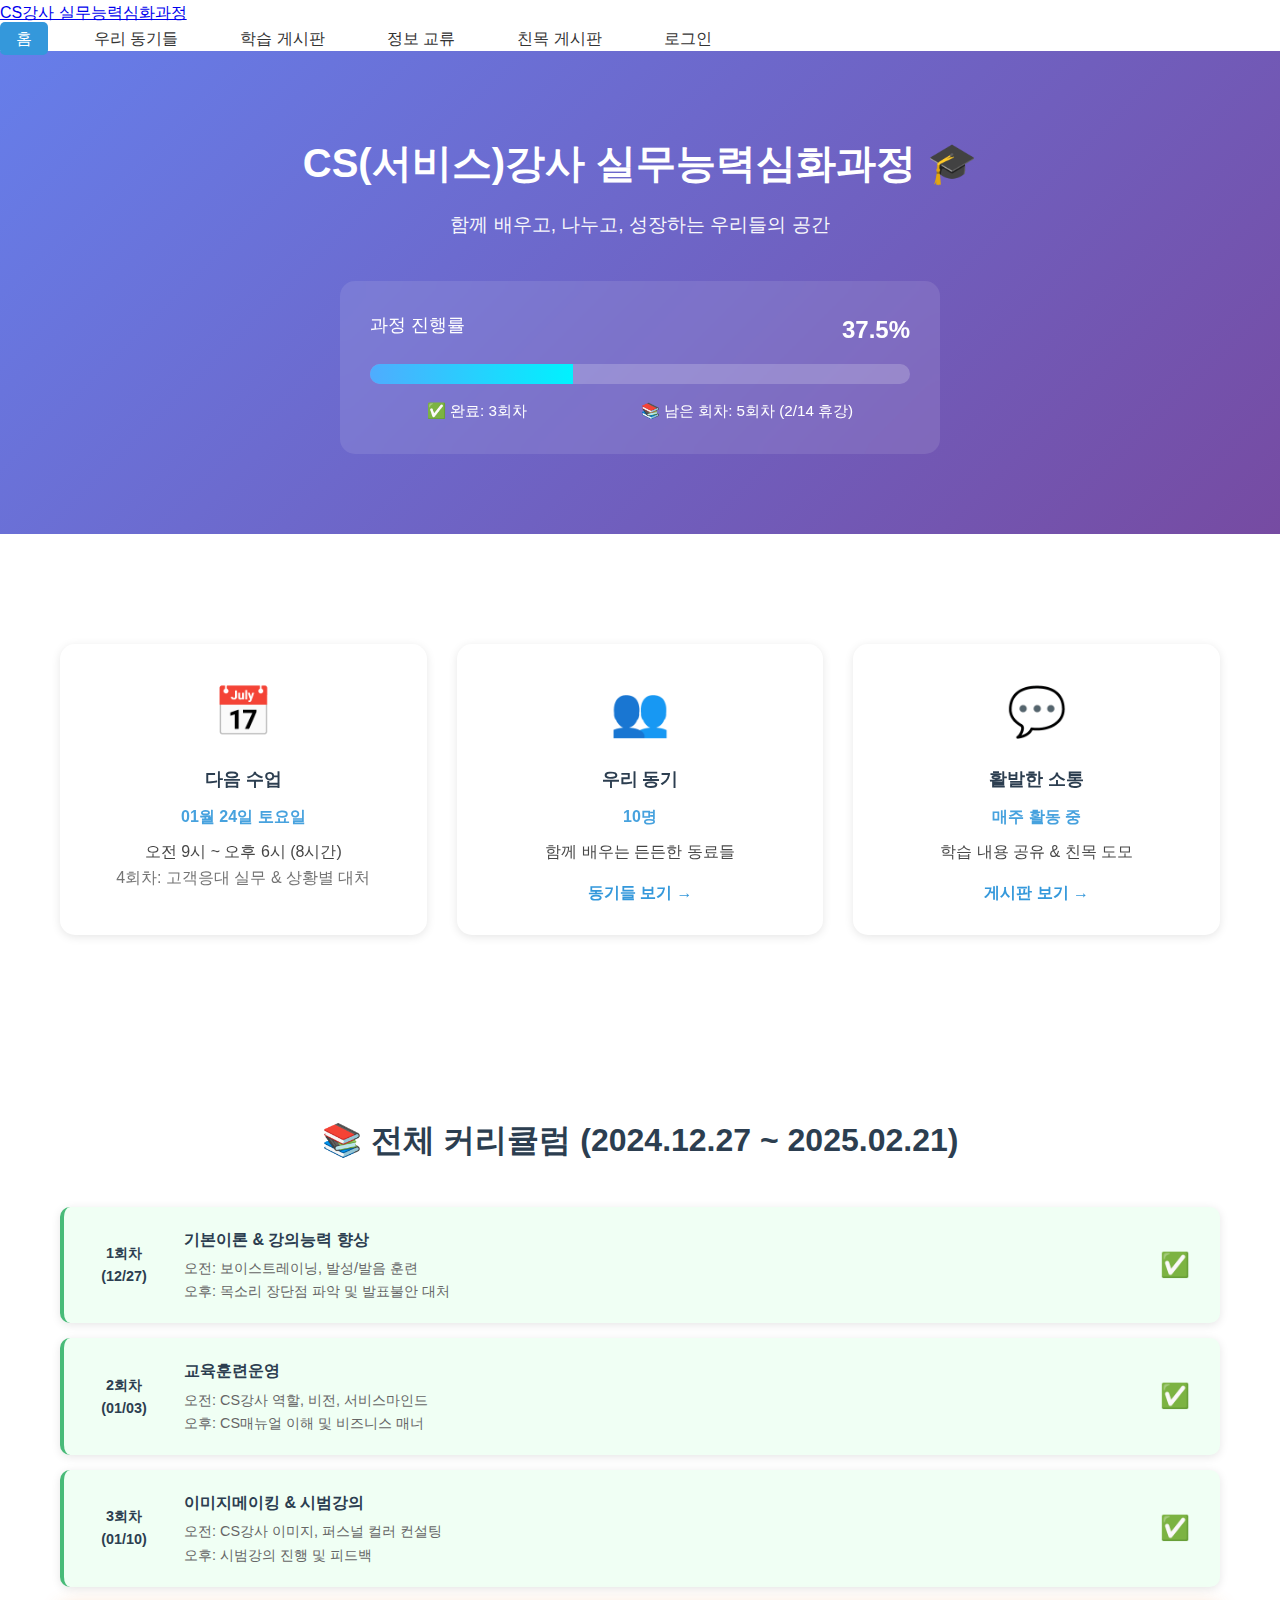
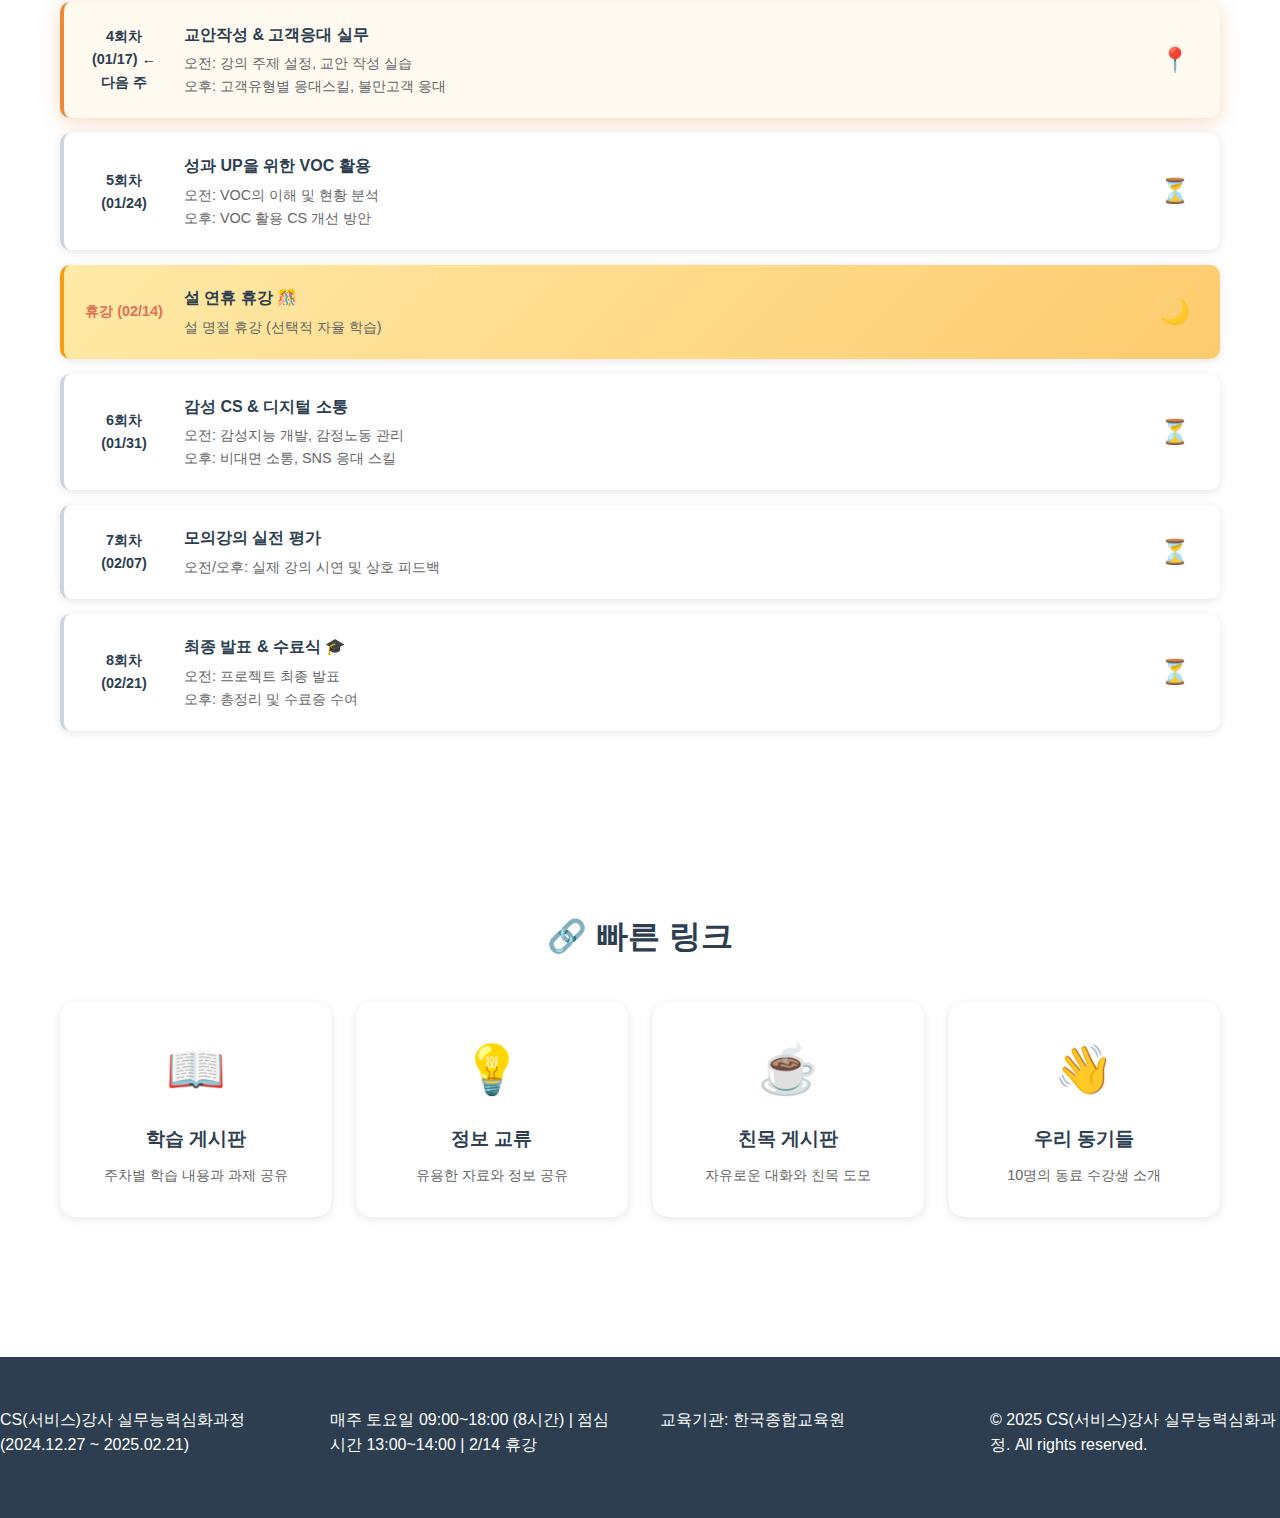
<file: index.html>
<!DOCTYPE html>
<html lang="ko">
<head>
    <meta charset="UTF-8">
    <meta name="viewport" content="width=device-width, initial-scale=1.0">
    <title>CS(서비스)강사 실무능력심화과정 - 우리들의 공간</title>
    <link rel="stylesheet" href="css/style.css">
</head>
<body>
    <nav class="navbar">
        <div class="nav-container">
            <a href="index.html" class="nav-logo">CS강사 실무능력심화과정</a>
            <ul class="nav-menu">
                <li><a href="index.html" class="active">홈</a></li>
                <li><a href="members.html">우리 동기들</a></li>
                <li><a href="board-study.html">학습 게시판</a></li>
                <li><a href="board-info.html">정보 교류</a></li>
                <li><a href="board-free.html">친목 게시판</a></li>
                <li><a href="#" id="authLink">로그인</a></li>
            </ul>
        </div>
    </nav>

    <div class="hero">
        <div class="hero-content">
            <h1>CS(서비스)강사 실무능력심화과정 🎓</h1>
            <p class="hero-subtitle">함께 배우고, 나누고, 성장하는 우리들의 공간</p>
            <div class="course-progress">
                <div class="progress-info">
                    <span class="progress-text">과정 진행률</span>
                    <span class="progress-percentage">37.5%</span>
                </div>
                <div class="progress-bar">
                    <div class="progress-fill" style="width: 37.5%"></div>
                </div>
                <div class="progress-detail">
                    <span>✅ 완료: 3회차</span>
                    <span>📚 남은 회차: 5회차 (2/14 휴강)</span>
                </div>
            </div>
        </div>
    </div>

    <div class="container">
        <section class="info-section">
            <div class="info-card">
                <div class="info-icon">📅</div>
                <h3>다음 수업</h3>
                <p class="info-highlight">01월 24일 토요일</p>
                <p>오전 9시 ~ 오후 6시 (8시간)</p>
                <p class="info-detail">4회차: 고객응대 실무 & 상황별 대처</p>
            </div>

            <div class="info-card">
                <div class="info-icon">👥</div>
                <h3>우리 동기</h3>
                <p class="info-highlight">10명</p>
                <p>함께 배우는 든든한 동료들</p>
                <a href="members.html" class="info-link">동기들 보기 →</a>
            </div>

            <div class="info-card">
                <div class="info-icon">💬</div>
                <h3>활발한 소통</h3>
                <p class="info-highlight">매주 활동 중</p>
                <p>학습 내용 공유 & 친목 도모</p>
                <a href="board-free.html" class="info-link">게시판 보기 →</a>
            </div>
        </section>

        <section class="schedule-section">
            <h2>📚 전체 커리큘럼 (2024.12.27 ~ 2025.02.21)</h2>
            <div class="schedule-grid">
                <div class="schedule-item completed">
                    <div class="schedule-week">1회차 (12/27)</div>
                    <div class="schedule-content">
                        <h4>기본이론 & 강의능력 향상</h4>
                        <p>오전: 보이스트레이닝, 발성/발음 훈련<br>오후: 목소리 장단점 파악 및 발표불안 대처</p>
                    </div>
                    <div class="schedule-status">✅</div>
                </div>

                <div class="schedule-item completed">
                    <div class="schedule-week">2회차 (01/03)</div>
                    <div class="schedule-content">
                        <h4>교육훈련운영</h4>
                        <p>오전: CS강사 역할, 비전, 서비스마인드<br>오후: CS매뉴얼 이해 및 비즈니스 매너</p>
                    </div>
                    <div class="schedule-status">✅</div>
                </div>

                <div class="schedule-item completed">
                    <div class="schedule-week">3회차 (01/10)</div>
                    <div class="schedule-content">
                        <h4>이미지메이킹 & 시범강의</h4>
                        <p>오전: CS강사 이미지, 퍼스널 컬러 컨설팅<br>오후: 시범강의 진행 및 피드백</p>
                    </div>
                    <div class="schedule-status">✅</div>
                </div>

                <div class="schedule-item current">
                    <div class="schedule-week">4회차 (01/17) ← 다음 주</div>
                    <div class="schedule-content">
                        <h4>교안작성 & 고객응대 실무</h4>
                        <p>오전: 강의 주제 설정, 교안 작성 실습<br>오후: 고객유형별 응대스킬, 불만고객 응대</p>
                    </div>
                    <div class="schedule-status">📍</div>
                </div>

                <div class="schedule-item upcoming">
                    <div class="schedule-week">5회차 (01/24)</div>
                    <div class="schedule-content">
                        <h4>성과 UP을 위한 VOC 활용</h4>
                        <p>오전: VOC의 이해 및 현황 분석<br>오후: VOC 활용 CS 개선 방안</p>
                    </div>
                    <div class="schedule-status">⏳</div>
                </div>

                <div class="schedule-item rest">
                    <div class="schedule-week">휴강 (02/14)</div>
                    <div class="schedule-content">
                        <h4>설 연휴 휴강 🎊</h4>
                        <p>설 명절 휴강 (선택적 자율 학습)</p>
                    </div>
                    <div class="schedule-status">🌙</div>
                </div>

                <div class="schedule-item upcoming">
                    <div class="schedule-week">6회차 (01/31)</div>
                    <div class="schedule-content">
                        <h4>감성 CS & 디지털 소통</h4>
                        <p>오전: 감성지능 개발, 감정노동 관리<br>오후: 비대면 소통, SNS 응대 스킬</p>
                    </div>
                    <div class="schedule-status">⏳</div>
                </div>

                <div class="schedule-item upcoming">
                    <div class="schedule-week">7회차 (02/07)</div>
                    <div class="schedule-content">
                        <h4>모의강의 실전 평가</h4>
                        <p>오전/오후: 실제 강의 시연 및 상호 피드백</p>
                    </div>
                    <div class="schedule-status">⏳</div>
                </div>

                <div class="schedule-item upcoming">
                    <div class="schedule-week">8회차 (02/21)</div>
                    <div class="schedule-content">
                        <h4>최종 발표 & 수료식 🎓</h4>
                        <p>오전: 프로젝트 최종 발표<br>오후: 총정리 및 수료증 수여</p>
                    </div>
                    <div class="schedule-status">⏳</div>
                </div>
            </div>
        </section>

        <section class="quick-links">
            <h2>🔗 빠른 링크</h2>
            <div class="links-grid">
                <a href="board-study.html" class="link-card">
                    <div class="link-icon">📖</div>
                    <h3>학습 게시판</h3>
                    <p>주차별 학습 내용과 과제 공유</p>
                </a>
                <a href="board-info.html" class="link-card">
                    <div class="link-icon">💡</div>
                    <h3>정보 교류</h3>
                    <p>유용한 자료와 정보 공유</p>
                </a>
                <a href="board-free.html" class="link-card">
                    <div class="link-icon">☕</div>
                    <h3>친목 게시판</h3>
                    <p>자유로운 대화와 친목 도모</p>
                </a>
                <a href="members.html" class="link-card">
                    <div class="link-icon">👋</div>
                    <h3>우리 동기들</h3>
                    <p>10명의 동료 수강생 소개</p>
                </a>
            </div>
        </section>
    </div>

    <footer class="footer">
        <div class="footer-content">
            <p>CS(서비스)강사 실무능력심화과정 (2024.12.27 ~ 2025.02.21)</p>
            <p>매주 토요일 09:00~18:00 (8시간) | 점심시간 13:00~14:00 | 2/14 휴강</p>
            <p>교육기관: 한국종합교육원</p>
            <p>&copy; 2025 CS(서비스)강사 실무능력심화과정. All rights reserved.</p>
        </div>
    </footer>

    <script src="js/main.js"></script>
</body>
</html>
</file>
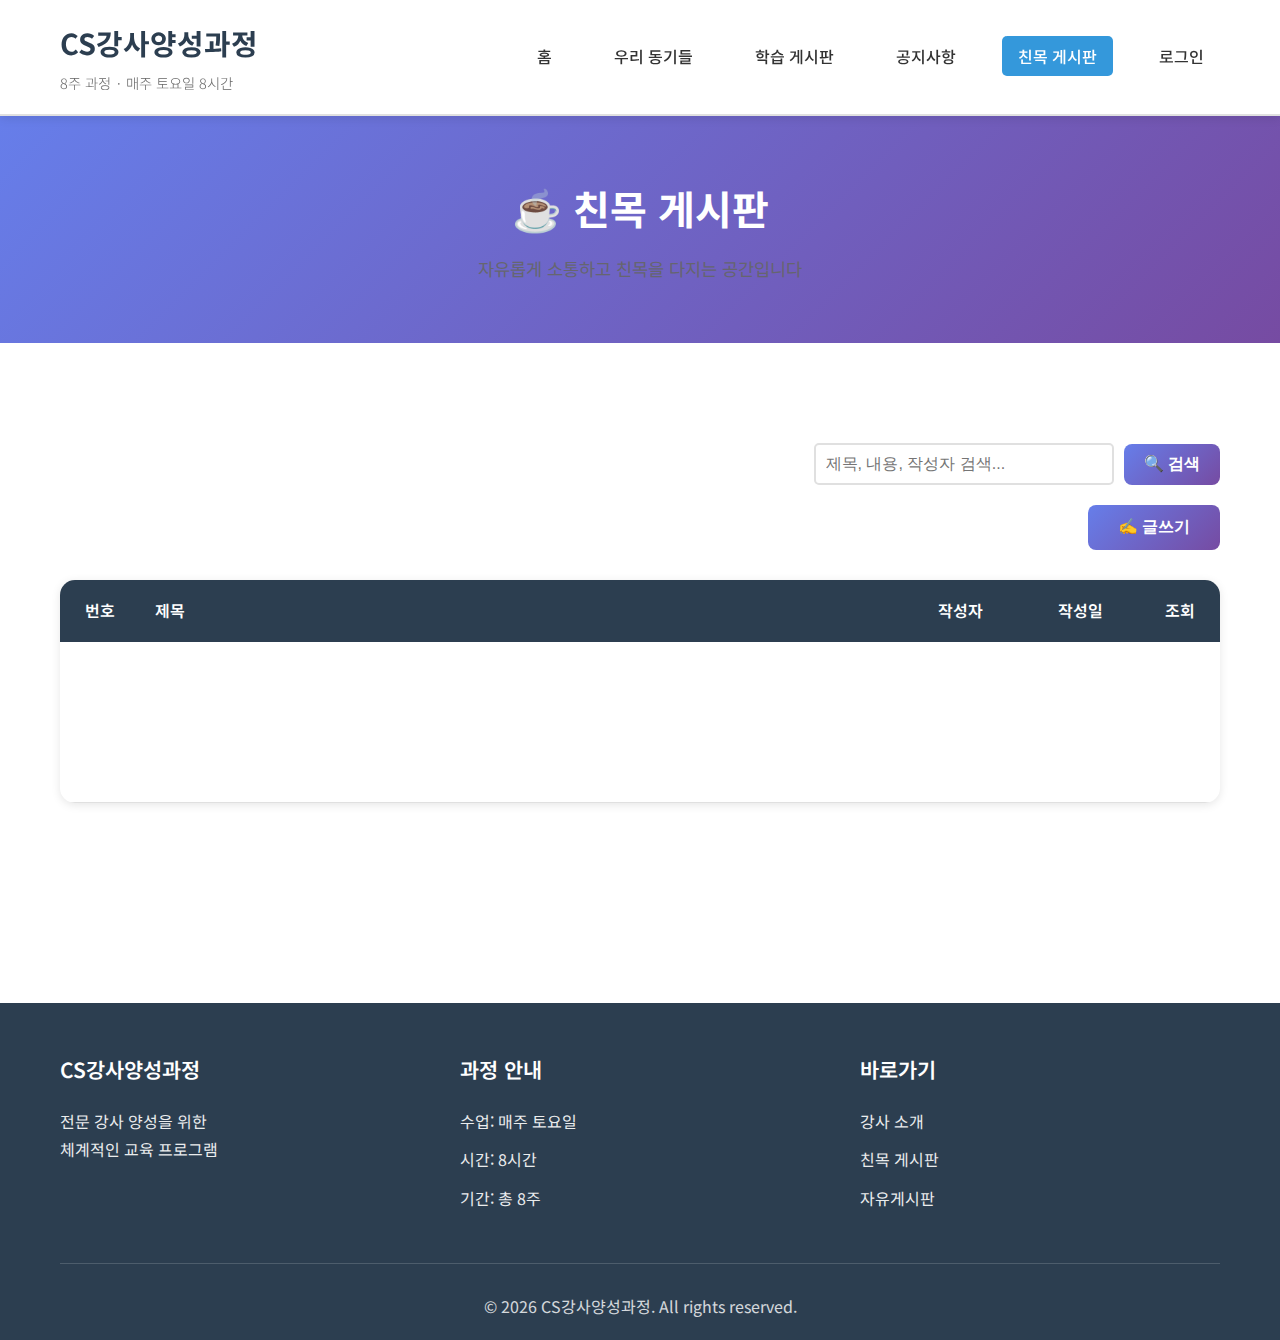
<file: board-free.html>
<!DOCTYPE html>
<html lang="ko">
<head>
    <meta charset="UTF-8">
    <meta name="viewport" content="width=device-width, initial-scale=1.0">
    <title>친목 게시판 - CS강사양성과정</title>
    <link rel="stylesheet" href="css/style.css">
    <link rel="preconnect" href="https://fonts.googleapis.com">
    <link rel="preconnect" href="https://fonts.gstatic.com" crossorigin>
    <link href="https://fonts.googleapis.com/css2?family=Noto+Sans+KR:wght@300;400;500;700&display=swap" rel="stylesheet">
</head>
<body>
    <header>
        <div class="container">
            <div class="logo">
                <h1>CS강사양성과정</h1>
                <p class="subtitle">8주 과정 · 매주 토요일 8시간</p>
            </div>
            <nav id="mainNav">
                <button class="menu-toggle" id="menuToggle">
                    <span></span>
                    <span></span>
                    <span></span>
                </button>
                <ul class="nav-menu" id="navMenu">
                    <li><a href="index.html">홈</a></li>
                    <li><a href="members.html">우리 동기들</a></li>
                    <li><a href="board-study.html">학습 게시판</a></li>
                    <li><a href="board-info.html">공지사항</a></li>
                    <li><a href="board-free.html" class="active">친목 게시판</a></li>
                    <li><a href="#" id="authLink">로그인</a></li>
                </ul>
            </nav>
        </div>
    </header>

    <main>
        <section class="page-header">
            <div class="container">
                <h2>☕ 친목 게시판</h2>
                <p>자유롭게 소통하고 친목을 다지는 공간입니다</p>
            </div>
        </section>

        <section class="board-section">
            <div class="container">
                <!-- 검색 기능 -->
                <div class="board-search" style="margin-bottom: 20px; text-align: right;">
                    <input type="text" id="searchInput" placeholder="제목, 내용, 작성자 검색..." 
                           onkeypress="handleSearchKeyPress(event)" 
                           style="padding: 10px; width: 300px; border: 2px solid var(--border-color); border-radius: 5px;">
                    <button onclick="searchPosts()" class="btn-primary" style="padding: 10px 20px; margin-left: 10px;">🔍 검색</button>
                </div>

                <div class="board-actions">
                    <button class="btn-primary" onclick="showWriteForm()">✍️ 글쓰기</button>
                </div>

                <div id="writeFormSection" class="write-form-section" style="display: none;">
                    <form id="writeForm" class="board-form">
                        <div class="form-group">
                            <label for="title">제목 *</label>
                            <input type="text" id="title" name="title" required placeholder="제목을 입력하세요">
                        </div>
                        <div class="form-group">
                            <label for="author">작성자 *</label>
                            <input type="text" id="author" name="author" required readonly style="background-color: #f5f5f5;">
                        </div>
                        <div class="form-group">
                            <label for="content">내용 *</label>
                            <textarea id="content" name="content" required placeholder="내용을 입력하세요" rows="10"></textarea>
                        </div>
                        <div class="form-group">
                            <label for="fileAttachment">파일 첨부</label>
                            <input type="file" id="fileAttachment" name="fileAttachment" multiple accept=".jpg,.jpeg,.png,.gif,.pdf,.doc,.docx,.xls,.xlsx,.ppt,.pptx,.zip,.txt">
                            <small style="color: #666;">* 여러 파일 선택 가능 (이미지, 문서, 압축파일 등)</small>
                            <div id="fileList" style="display: none; margin-top: 10px;"></div>
                        </div>
                        <div class="form-actions">
                            <button type="submit" class="btn-primary">등록</button>
                            <button type="button" class="btn-secondary" onclick="hideWriteForm()">취소</button>
                        </div>
                    </form>
                </div>

                <div class="board-list">
                    <table class="board-table">
                        <thead>
                            <tr>
                                <th class="col-num">번호</th>
                                <th class="col-title">제목</th>
                                <th class="col-author">작성자</th>
                                <th class="col-date">작성일</th>
                                <th class="col-views">조회</th>
                            </tr>
                        </thead>
                        <tbody id="boardList">
                            <!-- JavaScript로 동적 생성 -->
                        </tbody>
                    </table>
                </div>

                <div class="pagination" id="pagination">
                    <!-- JavaScript로 동적 생성 -->
                </div>
            </div>
        </section>
    </main>

    <footer>
        <div class="container">
            <div class="footer-content">
                <div class="footer-section">
                    <h4>CS강사양성과정</h4>
                    <p>전문 강사 양성을 위한<br>체계적인 교육 프로그램</p>
                </div>
                <div class="footer-section">
                    <h4>과정 안내</h4>
                    <ul>
                        <li>수업: 매주 토요일</li>
                        <li>시간: 8시간</li>
                        <li>기간: 총 8주</li>
                    </ul>
                </div>
                <div class="footer-section">
                    <h4>바로가기</h4>
                    <ul>
                        <li><a href="instructors.html">강사 소개</a></li>
                        <li><a href="board-free.html">친목 게시판</a></li>
                        <li><a href="board-free.html">자유게시판</a></li>
                    </ul>
                </div>
            </div>
            <div class="footer-bottom">
                <p>&copy; 2026 CS강사양성과정. All rights reserved.</p>
            </div>
        </div>
    </footer>

    <script src="js/board.js"></script>
    <script src="js/main.js"></script>
</body>
</html>
</file>
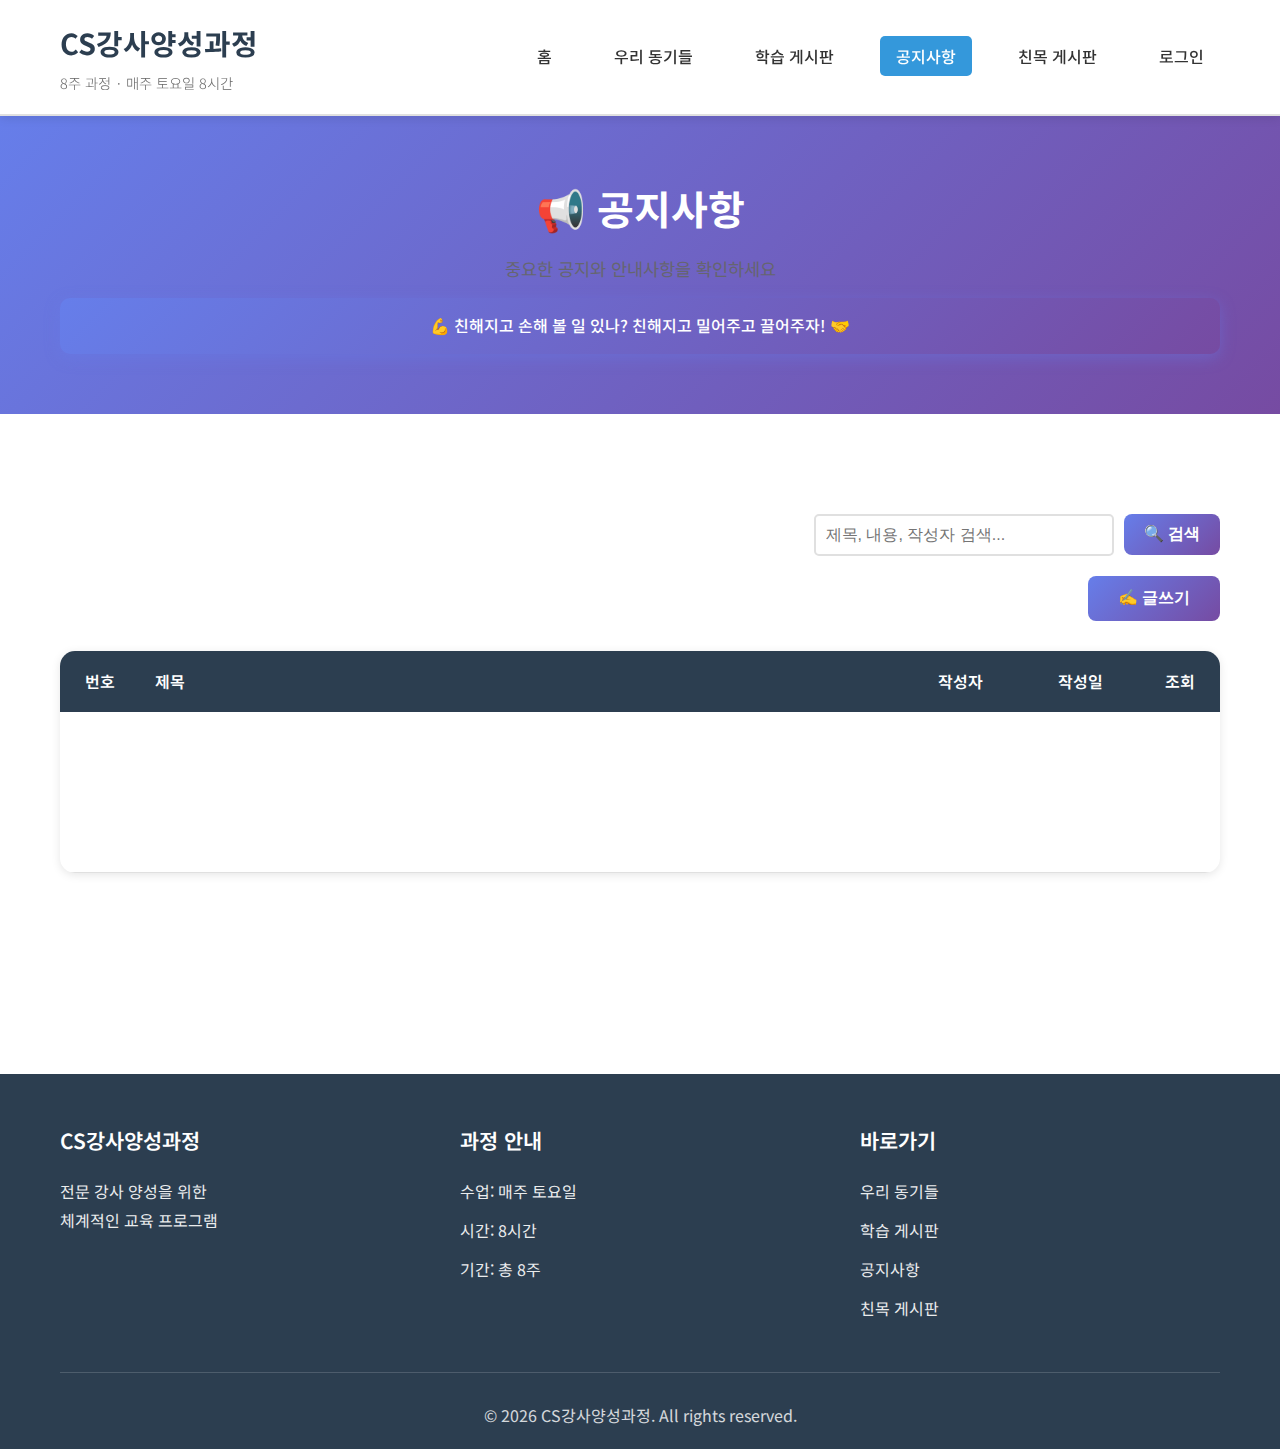
<file: board-info.html>
<!DOCTYPE html>
<html lang="ko">
<head>
    <meta charset="UTF-8">
    <meta name="viewport" content="width=device-width, initial-scale=1.0">
    <title>공지사항 - CS강사양성과정</title>
    <link rel="stylesheet" href="css/style.css">
    <link rel="preconnect" href="https://fonts.googleapis.com">
    <link rel="preconnect" href="https://fonts.gstatic.com" crossorigin>
    <link href="https://fonts.googleapis.com/css2?family=Noto+Sans+KR:wght@300;400;500;700&display=swap" rel="stylesheet">
</head>
<body>
    <header>
        <div class="container">
            <div class="logo">
                <h1>CS강사양성과정</h1>
                <p class="subtitle">8주 과정 · 매주 토요일 8시간</p>
            </div>
            <nav id="mainNav">
                <button class="menu-toggle" id="menuToggle">
                    <span></span>
                    <span></span>
                    <span></span>
                </button>
                <ul class="nav-menu" id="navMenu">
                    <li><a href="index.html">홈</a></li>
                    <li><a href="members.html">우리 동기들</a></li>
                    <li><a href="board-study.html">학습 게시판</a></li>
                    <li><a href="board-info.html" class="active">공지사항</a></li>
                    <li><a href="board-free.html">친목 게시판</a></li>
                    <li><a href="#" id="authLink">로그인</a></li>
                </ul>
            </nav>
        </div>
    </header>

    <main>
        <section class="page-header">
            <div class="container">
                <h2>📢 공지사항</h2>
                <p>중요한 공지와 안내사항을 확인하세요</p>
                <div style="margin-top: 15px; padding: 15px; background: linear-gradient(135deg, #667eea 0%, #764ba2 100%); color: white; border-radius: 10px; font-weight: 500; text-align: center; box-shadow: 0 4px 15px rgba(102, 126, 234, 0.4);">
                    💪 친해지고 손해 볼 일 있나? 친해지고 밀어주고 끌어주자! 🤝
                </div>
            </div>
        </section>

        <section class="board-section">
            <div class="container">
                <!-- 검색 기능 -->
                <div class="board-search" style="margin-bottom: 20px; text-align: right;">
                    <input type="text" id="searchInput" placeholder="제목, 내용, 작성자 검색..." 
                           onkeypress="handleSearchKeyPress(event)" 
                           style="padding: 10px; width: 300px; border: 2px solid var(--border-color); border-radius: 5px;">
                    <button onclick="searchPosts()" class="btn-primary" style="padding: 10px 20px; margin-left: 10px;">🔍 검색</button>
                </div>

                <div class="board-actions">
                    <button class="btn-primary" onclick="showWriteForm()">✍️ 글쓰기</button>
                </div>

                <div id="writeFormSection" class="write-form-section" style="display: none;">
                    <form id="writeForm" class="board-form">
                        <div class="form-group">
                            <label for="title">제목 *</label>
                            <input type="text" id="title" name="title" required placeholder="제목을 입력하세요">
                        </div>
                        <div class="form-group">
                            <label for="author">작성자 *</label>
                            <input type="text" id="author" name="author" required readonly style="background-color: #f5f5f5;">
                        </div>
                        <div class="form-group">
                            <label for="content">내용 *</label>
                            <textarea id="content" name="content" required placeholder="내용을 입력하세요" rows="10"></textarea>
                        </div>
                        <div class="form-group">
                            <label for="fileAttachment">파일 첨부</label>
                            <input type="file" id="fileAttachment" name="fileAttachment" multiple accept=".jpg,.jpeg,.png,.gif,.pdf,.doc,.docx,.xls,.xlsx,.ppt,.pptx,.zip,.txt">
                            <small style="color: #666;">* 여러 파일 선택 가능 (이미지, 문서, 압축파일 등)</small>
                            <div id="fileList" style="display: none; margin-top: 10px;"></div>
                        </div>
                        <div class="form-actions">
                            <button type="submit" class="btn-primary">등록</button>
                            <button type="button" class="btn-secondary" onclick="hideWriteForm()">취소</button>
                        </div>
                    </form>
                </div>

                <div class="board-list">
                    <table class="board-table">
                        <thead>
                            <tr>
                                <th class="col-num">번호</th>
                                <th class="col-title">제목</th>
                                <th class="col-author">작성자</th>
                                <th class="col-date">작성일</th>
                                <th class="col-views">조회</th>
                            </tr>
                        </thead>
                        <tbody id="boardList">
                            <!-- JavaScript로 동적 생성 -->
                        </tbody>
                    </table>
                </div>

                <div class="pagination" id="pagination">
                    <!-- JavaScript로 동적 생성 -->
                </div>
            </div>
        </section>
    </main>

    <footer>
        <div class="container">
            <div class="footer-content">
                <div class="footer-section">
                    <h4>CS강사양성과정</h4>
                    <p>전문 강사 양성을 위한<br>체계적인 교육 프로그램</p>
                </div>
                <div class="footer-section">
                    <h4>과정 안내</h4>
                    <ul>
                        <li>수업: 매주 토요일</li>
                        <li>시간: 8시간</li>
                        <li>기간: 총 8주</li>
                    </ul>
                </div>
                <div class="footer-section">
                    <h4>바로가기</h4>
                    <ul>
                        <li><a href="members.html">우리 동기들</a></li>
                        <li><a href="board-study.html">학습 게시판</a></li>
                        <li><a href="board-info.html">공지사항</a></li>
                        <li><a href="board-free.html">친목 게시판</a></li>
                    </ul>
                </div>
            </div>
            <div class="footer-bottom">
                <p>&copy; 2026 CS강사양성과정. All rights reserved.</p>
            </div>
        </div>
    </footer>

    <script src="js/board.js"></script>
    <script src="js/main.js"></script>
</body>
</html>
</file>
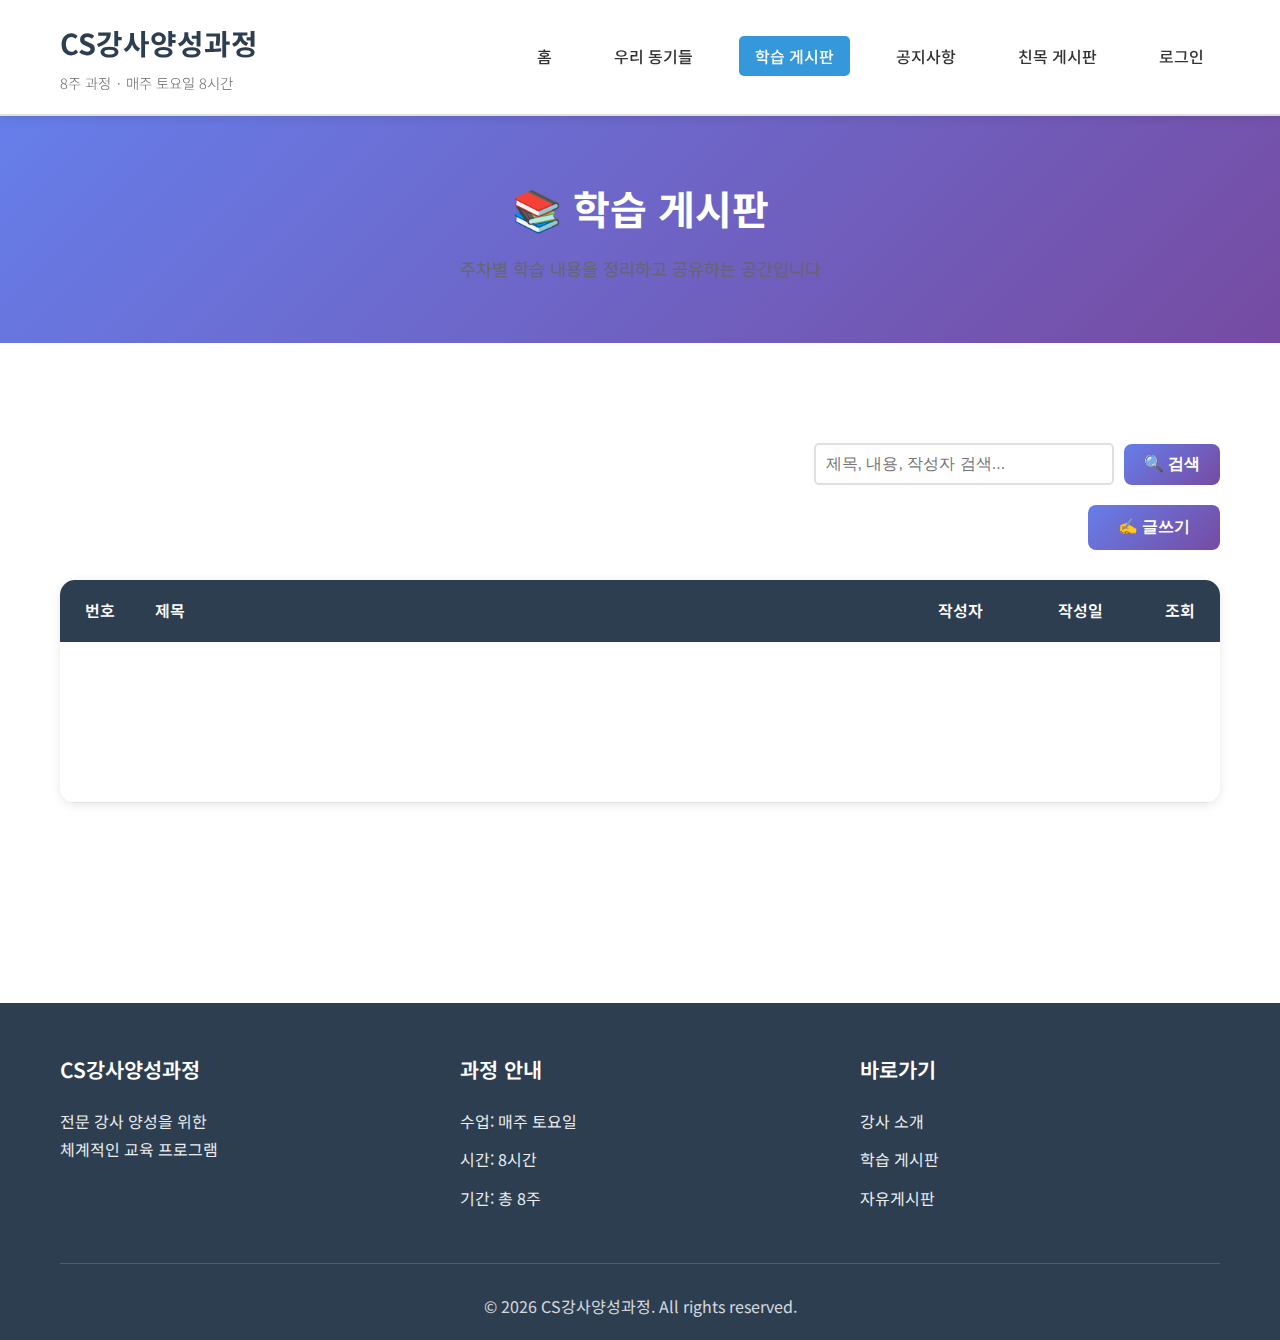
<file: board-study.html>
<!DOCTYPE html>
<html lang="ko">
<head>
    <meta charset="UTF-8">
    <meta name="viewport" content="width=device-width, initial-scale=1.0">
    <title>주차별 학습 공유 - CS강사양성과정</title>
    <link rel="stylesheet" href="css/style.css">
    <link rel="preconnect" href="https://fonts.googleapis.com">
    <link rel="preconnect" href="https://fonts.gstatic.com" crossorigin>
    <link href="https://fonts.googleapis.com/css2?family=Noto+Sans+KR:wght@300;400;500;700&display=swap" rel="stylesheet">
</head>
<body>
    <header>
        <div class="container">
            <div class="logo">
                <h1>CS강사양성과정</h1>
                <p class="subtitle">8주 과정 · 매주 토요일 8시간</p>
            </div>
            <nav id="mainNav">
                <button class="menu-toggle" id="menuToggle">
                    <span></span>
                    <span></span>
                    <span></span>
                </button>
                <ul class="nav-menu" id="navMenu">
                    <li><a href="index.html">홈</a></li>
                    <li><a href="members.html">우리 동기들</a></li>
                    <li><a href="board-study.html" class="active">학습 게시판</a></li>
                    <li><a href="board-info.html">공지사항</a></li>
                    <li><a href="board-free.html">친목 게시판</a></li>
                    <li><a href="#" id="authLink">로그인</a></li>
                </ul>
            </nav>
        </div>
    </header>

    <main>
        <section class="page-header">
            <div class="container">
                <h2>📚 학습 게시판</h2>
                <p>주차별 학습 내용을 정리하고 공유하는 공간입니다</p>
            </div>
        </section>

        <section class="board-section">
            <div class="container">
                <!-- 검색 기능 -->
                <div class="board-search" style="margin-bottom: 20px; text-align: right;">
                    <input type="text" id="searchInput" placeholder="제목, 내용, 작성자 검색..." 
                           onkeypress="handleSearchKeyPress(event)" 
                           style="padding: 10px; width: 300px; border: 2px solid var(--border-color); border-radius: 5px;">
                    <button onclick="searchPosts()" class="btn-primary" style="padding: 10px 20px; margin-left: 10px;">🔍 검색</button>
                </div>

                <div class="board-actions">
                    <button class="btn-primary" onclick="showWriteForm()">✍️ 글쓰기</button>
                </div>

                <div id="writeFormSection" class="write-form-section" style="display: none;">
                    <form id="writeForm" class="board-form">
                        <div class="form-group">
                            <label for="title">제목 *</label>
                            <input type="text" id="title" name="title" required placeholder="제목을 입력하세요">
                        </div>
                        <div class="form-group">
                            <label for="author">작성자 *</label>
                            <input type="text" id="author" name="author" required readonly style="background-color: #f5f5f5;">
                        </div>
                        <div class="form-group">
                            <label for="content">내용 *</label>
                            <textarea id="content" name="content" required placeholder="내용을 입력하세요" rows="10"></textarea>
                        </div>
                        <div class="form-group">
                            <label for="fileAttachment">파일 첨부</label>
                            <input type="file" id="fileAttachment" name="fileAttachment" multiple accept=".jpg,.jpeg,.png,.gif,.pdf,.doc,.docx,.xls,.xlsx,.ppt,.pptx,.zip,.txt">
                            <small style="color: #666;">* 여러 파일 선택 가능 (이미지, 문서, 압축파일 등)</small>
                            <div id="fileList" style="display: none; margin-top: 10px;"></div>
                        </div>
                        <div class="form-actions">
                            <button type="submit" class="btn-primary">등록</button>
                            <button type="button" class="btn-secondary" onclick="hideWriteForm()">취소</button>
                        </div>
                    </form>
                </div>

                <div class="board-list">
                    <table class="board-table">
                        <thead>
                            <tr>
                                <th class="col-num">번호</th>
                                <th class="col-title">제목</th>
                                <th class="col-author">작성자</th>
                                <th class="col-date">작성일</th>
                                <th class="col-views">조회</th>
                            </tr>
                        </thead>
                        <tbody id="boardList">
                            <!-- JavaScript로 동적 생성 -->
                        </tbody>
                    </table>
                </div>

                <div class="pagination" id="pagination">
                    <!-- JavaScript로 동적 생성 -->
                </div>
            </div>
        </section>
    </main>

    <footer>
        <div class="container">
            <div class="footer-content">
                <div class="footer-section">
                    <h4>CS강사양성과정</h4>
                    <p>전문 강사 양성을 위한<br>체계적인 교육 프로그램</p>
                </div>
                <div class="footer-section">
                    <h4>과정 안내</h4>
                    <ul>
                        <li>수업: 매주 토요일</li>
                        <li>시간: 8시간</li>
                        <li>기간: 총 8주</li>
                    </ul>
                </div>
                <div class="footer-section">
                    <h4>바로가기</h4>
                    <ul>
                        <li><a href="instructors.html">강사 소개</a></li>
                        <li><a href="board-study.html">학습 게시판</a></li>
                        <li><a href="board-free.html">자유게시판</a></li>
                    </ul>
                </div>
            </div>
            <div class="footer-bottom">
                <p>&copy; 2026 CS강사양성과정. All rights reserved.</p>
            </div>
        </div>
    </footer>

    <script src="js/board.js"></script>
    <script src="js/main.js"></script>
</body>
</html>
</file>
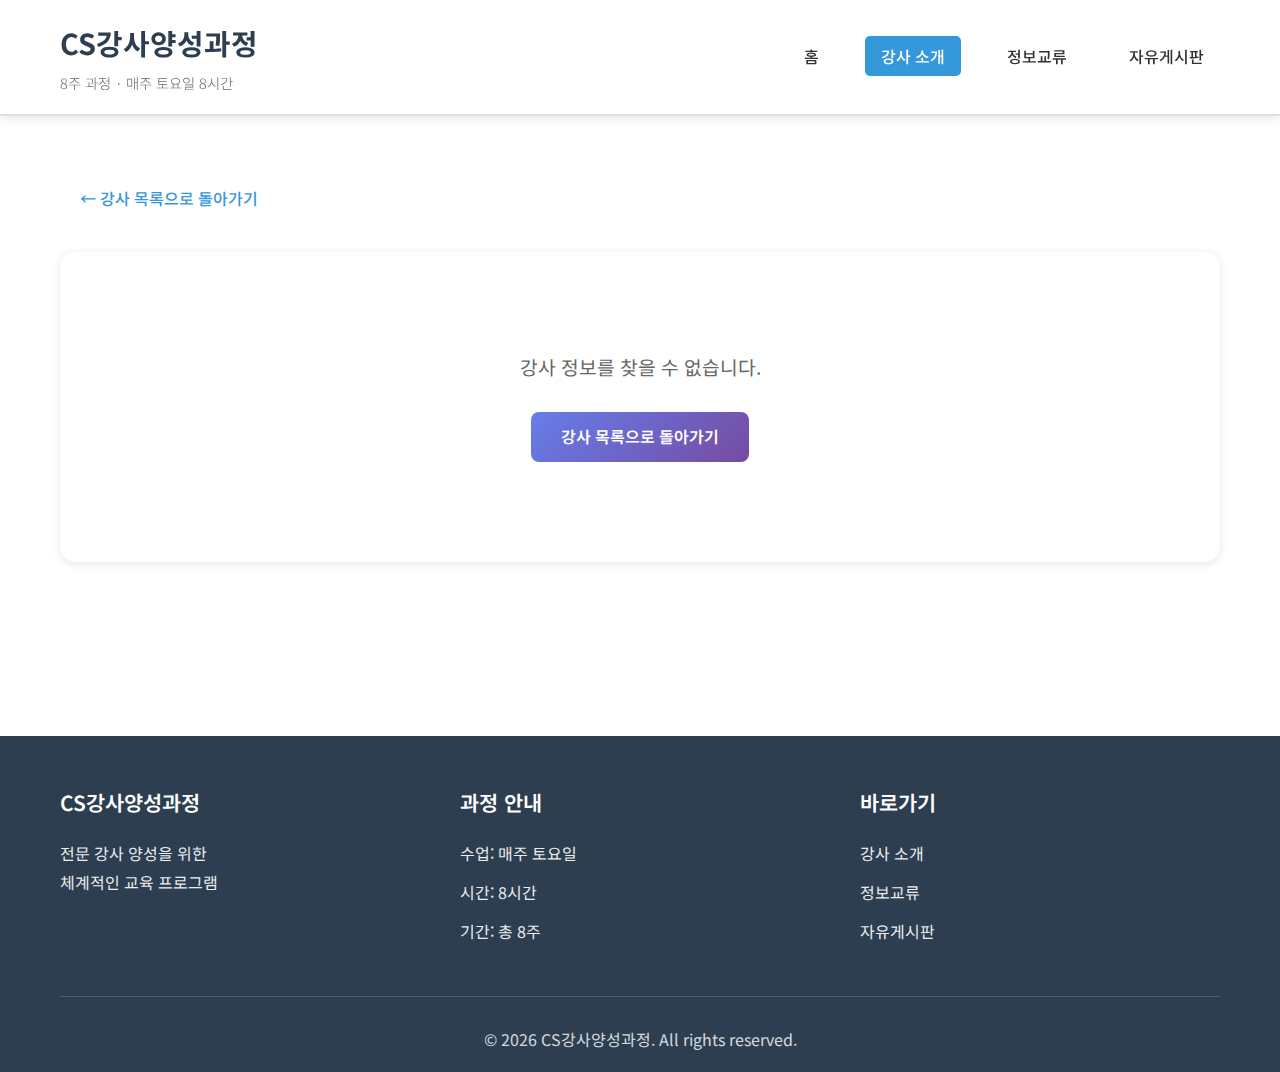
<file: instructor-detail.html>
<!DOCTYPE html>
<html lang="ko">
<head>
    <meta charset="UTF-8">
    <meta name="viewport" content="width=device-width, initial-scale=1.0">
    <title>강사 상세정보 - CS강사양성과정</title>
    <link rel="stylesheet" href="css/style.css">
    <link rel="preconnect" href="https://fonts.googleapis.com">
    <link rel="preconnect" href="https://fonts.gstatic.com" crossorigin>
    <link href="https://fonts.googleapis.com/css2?family=Noto+Sans+KR:wght@300;400;500;700&display=swap" rel="stylesheet">
</head>
<body>
    <header>
        <div class="container">
            <div class="logo">
                <h1>CS강사양성과정</h1>
                <p class="subtitle">8주 과정 · 매주 토요일 8시간</p>
            </div>
            <nav id="mainNav">
                <button class="menu-toggle" id="menuToggle">
                    <span></span>
                    <span></span>
                    <span></span>
                </button>
                <ul class="nav-menu" id="navMenu">
                    <li><a href="index.html">홈</a></li>
                    <li><a href="instructors.html" class="active">강사 소개</a></li>
                    <li><a href="board-info.html">정보교류</a></li>
                    <li><a href="board-free.html">자유게시판</a></li>
                </ul>
            </nav>
        </div>
    </header>

    <main>
        <section class="instructor-detail-section">
            <div class="container">
                <div class="back-button">
                    <a href="instructors.html">← 강사 목록으로 돌아가기</a>
                </div>
                
                <div class="instructor-detail" id="instructorDetail">
                    <!-- JavaScript로 동적 생성 -->
                </div>
            </div>
        </section>
    </main>

    <footer>
        <div class="container">
            <div class="footer-content">
                <div class="footer-section">
                    <h4>CS강사양성과정</h4>
                    <p>전문 강사 양성을 위한<br>체계적인 교육 프로그램</p>
                </div>
                <div class="footer-section">
                    <h4>과정 안내</h4>
                    <ul>
                        <li>수업: 매주 토요일</li>
                        <li>시간: 8시간</li>
                        <li>기간: 총 8주</li>
                    </ul>
                </div>
                <div class="footer-section">
                    <h4>바로가기</h4>
                    <ul>
                        <li><a href="instructors.html">강사 소개</a></li>
                        <li><a href="board-info.html">정보교류</a></li>
                        <li><a href="board-free.html">자유게시판</a></li>
                    </ul>
                </div>
            </div>
            <div class="footer-bottom">
                <p>&copy; 2026 CS강사양성과정. All rights reserved.</p>
            </div>
        </div>
    </footer>

    <script src="js/instructor-detail.js"></script>
    <script src="js/main.js"></script>
</body>
</html>
</file>
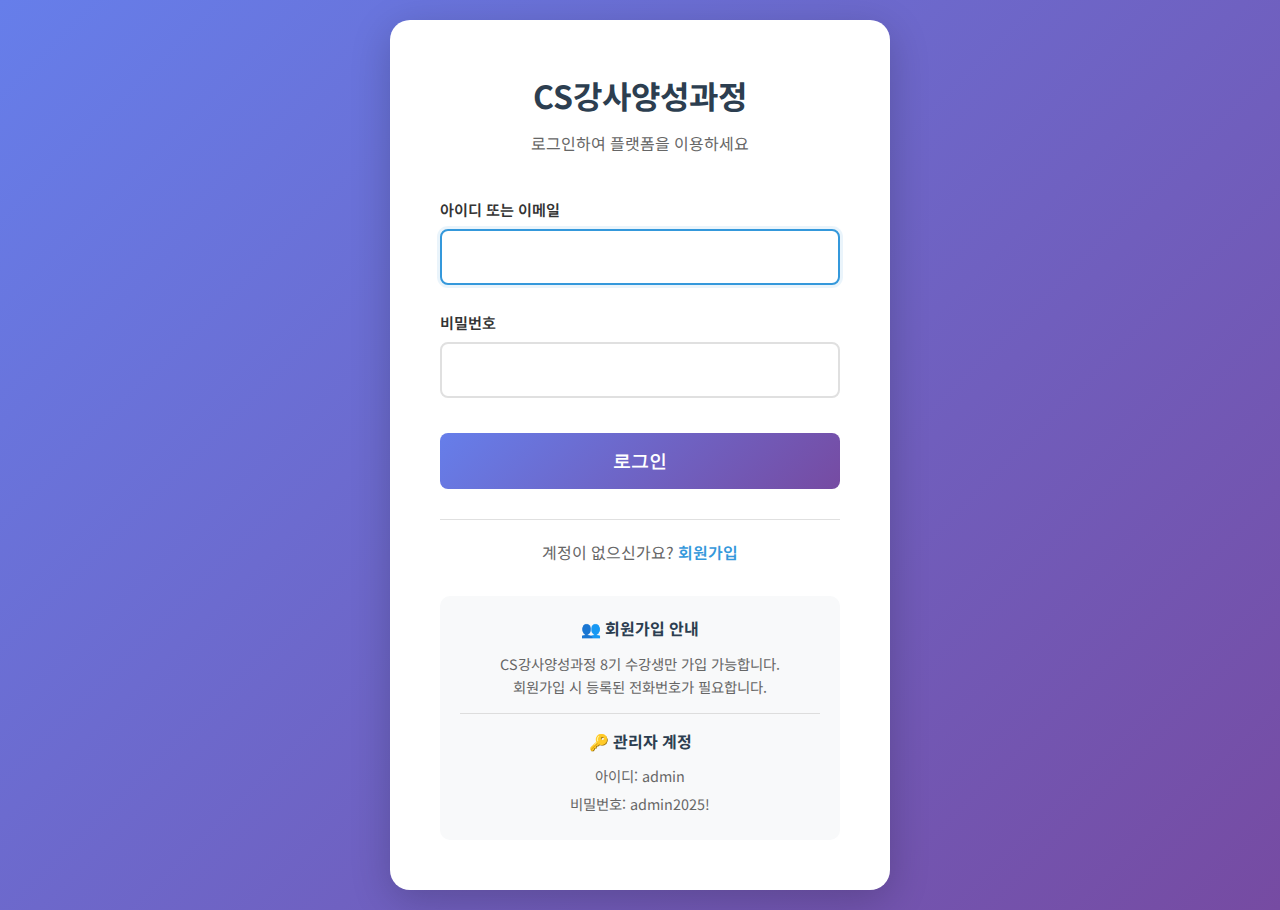
<file: login.html>
<!DOCTYPE html>
<html lang="ko">
<head>
    <meta charset="UTF-8">
    <meta name="viewport" content="width=device-width, initial-scale=1.0">
    <title>로그인 - CS강사양성과정</title>
    <link rel="stylesheet" href="css/style.css">
    <link rel="preconnect" href="https://fonts.googleapis.com">
    <link rel="preconnect" href="https://fonts.gstatic.com" crossorigin>
    <link href="https://fonts.googleapis.com/css2?family=Noto+Sans+KR:wght@300;400;500;700&display=swap" rel="stylesheet">
</head>
<body>
    <div class="auth-container">
        <div class="auth-box">
            <div class="auth-header">
                <h1>CS강사양성과정</h1>
                <p>로그인하여 플랫폼을 이용하세요</p>
            </div>

            <form id="loginForm" class="auth-form">
                <div class="form-group">
                    <label for="username">아이디 또는 이메일</label>
                    <input type="text" id="username" name="username" required autofocus>
                </div>

                <div class="form-group">
                    <label for="password">비밀번호</label>
                    <input type="password" id="password" name="password" required>
                </div>

                <div id="errorMessage" class="error-message" style="display: none;"></div>

                <button type="submit" class="btn-auth">로그인</button>
            </form>

            <div class="auth-footer">
                <p>계정이 없으신가요? <a href="register.html">회원가입</a></p>
            </div>

            <div class="test-accounts">
                <h3>👥 회원가입 안내</h3>
                <p style="line-height: 1.6;">CS강사양성과정 8기 수강생만 가입 가능합니다.<br>
                회원가입 시 등록된 전화번호가 필요합니다.</p>
                <hr style="margin: 15px 0; border: none; border-top: 1px solid #ddd;">
                <h3>🔑 관리자 계정</h3>
                <p>아이디: admin</p>
                <p>비밀번호: admin2025!</p>
            </div>
        </div>
    </div>

    <script src="js/config.js"></script>
    <script src="js/auth.js"></script>
</body>
</html>
</file>
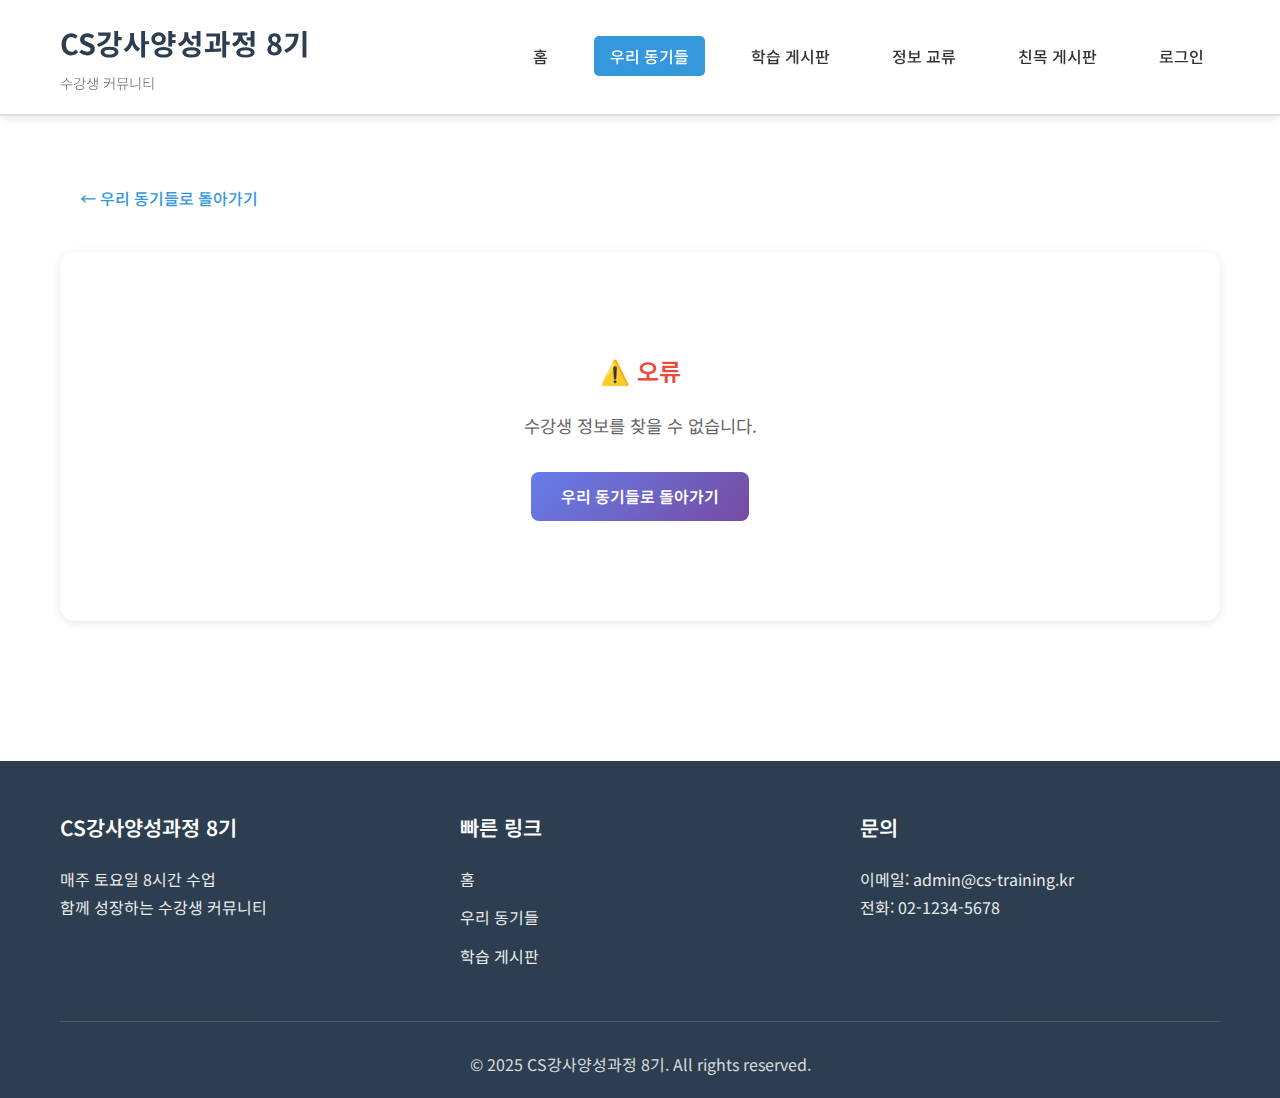
<file: member-detail.html>
<!DOCTYPE html>
<html lang="ko">
<head>
    <meta charset="UTF-8">
    <meta name="viewport" content="width=device-width, initial-scale=1.0">
    <title>수강생 상세 - CS강사양성과정 8기</title>
    <link href="https://fonts.googleapis.com/css2?family=Noto+Sans+KR:wght@300;400;500;700&display=swap" rel="stylesheet">
    <link rel="stylesheet" href="css/style.css">
</head>
<body>
    <header>
        <div class="container">
            <div class="logo">
                <h1>CS강사양성과정 8기</h1>
                <p class="subtitle">수강생 커뮤니티</p>
            </div>
            <button class="menu-toggle" onclick="toggleMenu()">
                <span></span>
                <span></span>
                <span></span>
            </button>
            <nav>
                <ul class="nav-menu">
                    <li><a href="index.html">홈</a></li>
                    <li><a href="members.html" class="active">우리 동기들</a></li>
                    <li><a href="board-study.html">학습 게시판</a></li>
                    <li><a href="board-info.html">정보 교류</a></li>
                    <li><a href="board-free.html">친목 게시판</a></li>
                    <li><a href="login.html" id="authLink">로그인</a></li>
                </ul>
            </nav>
        </div>
    </header>

    <section class="instructor-detail-section">
        <div class="container">
            <div class="back-button">
                <a href="members.html">← 우리 동기들로 돌아가기</a>
            </div>

            <div id="memberDetail" class="instructor-detail">
                <!-- 수강생 상세 정보가 여기에 동적으로 로드됩니다 -->
            </div>
        </div>
    </section>

    <footer>
        <div class="container">
            <div class="footer-content">
                <div class="footer-section">
                    <h4>CS강사양성과정 8기</h4>
                    <p>매주 토요일 8시간 수업<br>
                    함께 성장하는 수강생 커뮤니티</p>
                </div>
                <div class="footer-section">
                    <h4>빠른 링크</h4>
                    <ul>
                        <li><a href="index.html">홈</a></li>
                        <li><a href="members.html">우리 동기들</a></li>
                        <li><a href="board-study.html">학습 게시판</a></li>
                    </ul>
                </div>
                <div class="footer-section">
                    <h4>문의</h4>
                    <p>이메일: admin@cs-training.kr<br>
                    전화: 02-1234-5678</p>
                </div>
            </div>
            <div class="footer-bottom">
                <p>&copy; 2025 CS강사양성과정 8기. All rights reserved.</p>
            </div>
        </div>
    </footer>

    <script src="js/main.js"></script>
    <script src="js/member-detail.js"></script>
</body>
</html>
</file>
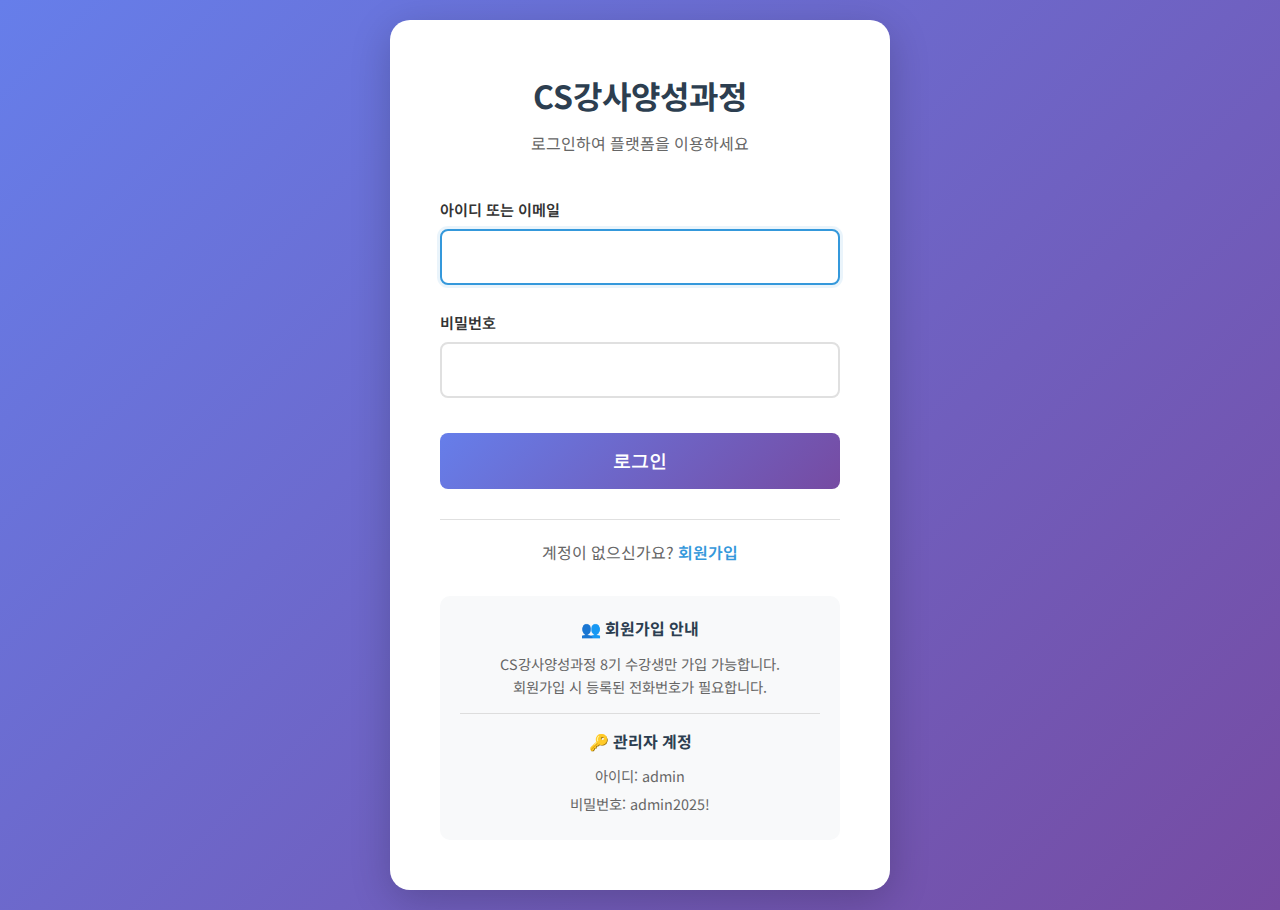
<file: profile-edit.html>
<!DOCTYPE html>
<html lang="ko">
<head>
    <meta charset="UTF-8">
    <meta name="viewport" content="width=device-width, initial-scale=1.0">
    <title>프로필 수정 - CS강사양성과정</title>
    <link rel="stylesheet" href="css/style.css">
</head>
<body>
    <nav class="navbar">
        <div class="nav-container">
            <a href="index.html" class="nav-logo">CS강사양성과정</a>
            <ul class="nav-menu">
                <li><a href="index.html">홈</a></li>
                <li><a href="instructors.html">강사 소개</a></li>
                <li><a href="board-info.html">정보교류</a></li>
                <li><a href="board-free.html">자유게시판</a></li>
                <li><a href="#" id="authLink">로그인</a></li>
            </ul>
        </div>
    </nav>

    <div class="container">
        <div class="profile-edit-container">
            <h1>프로필 수정</h1>
            
            <form id="profileEditForm" class="profile-edit-form">
                <div class="profile-image-section">
                    <div class="current-image">
                        <img id="profilePreview" src="" alt="프로필 사진" onerror="this.src='data:image/svg+xml,%3Csvg xmlns=%22http://www.w3.org/2000/svg%22 width=%22200%22 height=%22200%22%3E%3Crect width=%22200%22 height=%22200%22 fill=%22%23f0f0f0%22/%3E%3Ctext x=%2250%25%22 y=%2250%25%22 font-size=%2248%22 text-anchor=%22middle%22 dy=%22.3em%22%3E👤%3C/text%3E%3C/svg%3E'">
                    </div>
                    <div class="image-upload">
                        <label for="profileImageUpload" class="btn btn-secondary" style="cursor: pointer; display: inline-block; padding: 10px 20px; background: #6c757d; color: white; border-radius: 5px;">
                            📷 프로필 사진 업로드
                        </label>
                        <input type="file" id="profileImageUpload" accept="image/*" style="display: none;">
                        <small style="display: block; margin: 10px 0; color: #666;">* 또는 아래에 이미지 URL을 입력하세요</small>
                        <input type="text" id="profileImageUrl" placeholder="이미지 URL 입력" class="form-input" onchange="setImageFromUrl()">
                    </div>
                </div>

                <div class="form-section">
                    <h2>기본 정보</h2>
                    <div class="form-group">
                        <label for="name">이름 *</label>
                        <input type="text" id="name" class="form-input" readonly>
                    </div>

                    <div class="form-group">
                        <label for="phone">전화번호</label>
                        <input type="tel" id="phone" class="form-input" placeholder="010-1234-5678">
                    </div>

                    <div class="form-group">
                        <label for="email">이메일</label>
                        <input type="email" id="email" class="form-input" placeholder="example@email.com">
                    </div>

                    <div class="form-group">
                        <label for="organization">소속</label>
                        <input type="text" id="organization" class="form-input" placeholder="소속 기관명">
                    </div>

                    <div class="form-group">
                        <label for="position">직위</label>
                        <input type="text" id="position" class="form-input" placeholder="직위/직책">
                    </div>

                    <div class="form-group">
                        <label for="additionalRole">겸직/추가 역할</label>
                        <input type="text" id="additionalRole" class="form-input" placeholder="겸직 또는 추가 역할">
                    </div>

                    <div class="form-group">
                        <label for="expertise">전문 분야</label>
                        <textarea id="expertise" class="form-textarea" rows="2" placeholder="전문 분야 (쉼표로 구분)"></textarea>
                    </div>
                </div>

                <div class="form-section">
                    <h2>학력 및 경력</h2>
                    
                    <div class="form-group">
                        <label for="education">학력</label>
                        <textarea id="education" class="form-textarea" rows="3" placeholder="학력 사항"></textarea>
                    </div>

                    <div class="form-group">
                        <label for="career">현장 경력</label>
                        <textarea id="career" class="form-textarea" rows="3" placeholder="현장 경력 사항"></textarea>
                    </div>

                    <div class="form-group">
                        <label for="teachingCareer">강의 경력</label>
                        <textarea id="teachingCareer" class="form-textarea" rows="3" placeholder="강의 경력 사항"></textarea>
                    </div>

                    <div class="form-group">
                        <label for="publication">저서/출판물</label>
                        <textarea id="publication" class="form-textarea" rows="2" placeholder="저서 또는 출판물"></textarea>
                    </div>
                </div>

                <div class="form-section">
                    <h2>소개</h2>
                    <div class="form-group">
                        <label for="description">자기 소개</label>
                        <textarea id="description" class="form-textarea" rows="5" placeholder="자기 소개를 입력하세요"></textarea>
                    </div>
                </div>

                <div class="form-actions">
                    <button type="button" id="cancelBtn" class="btn btn-secondary">취소</button>
                    <button type="submit" class="btn btn-primary">저장</button>
                </div>
            </form>
        </div>
    </div>

    <footer class="footer">
        <div class="footer-content">
            <p>&copy; 2026 CS강사양성과정. All rights reserved.</p>
        </div>
    </footer>

    <script src="js/profile-edit.js"></script>
</body>
</html>
</file>
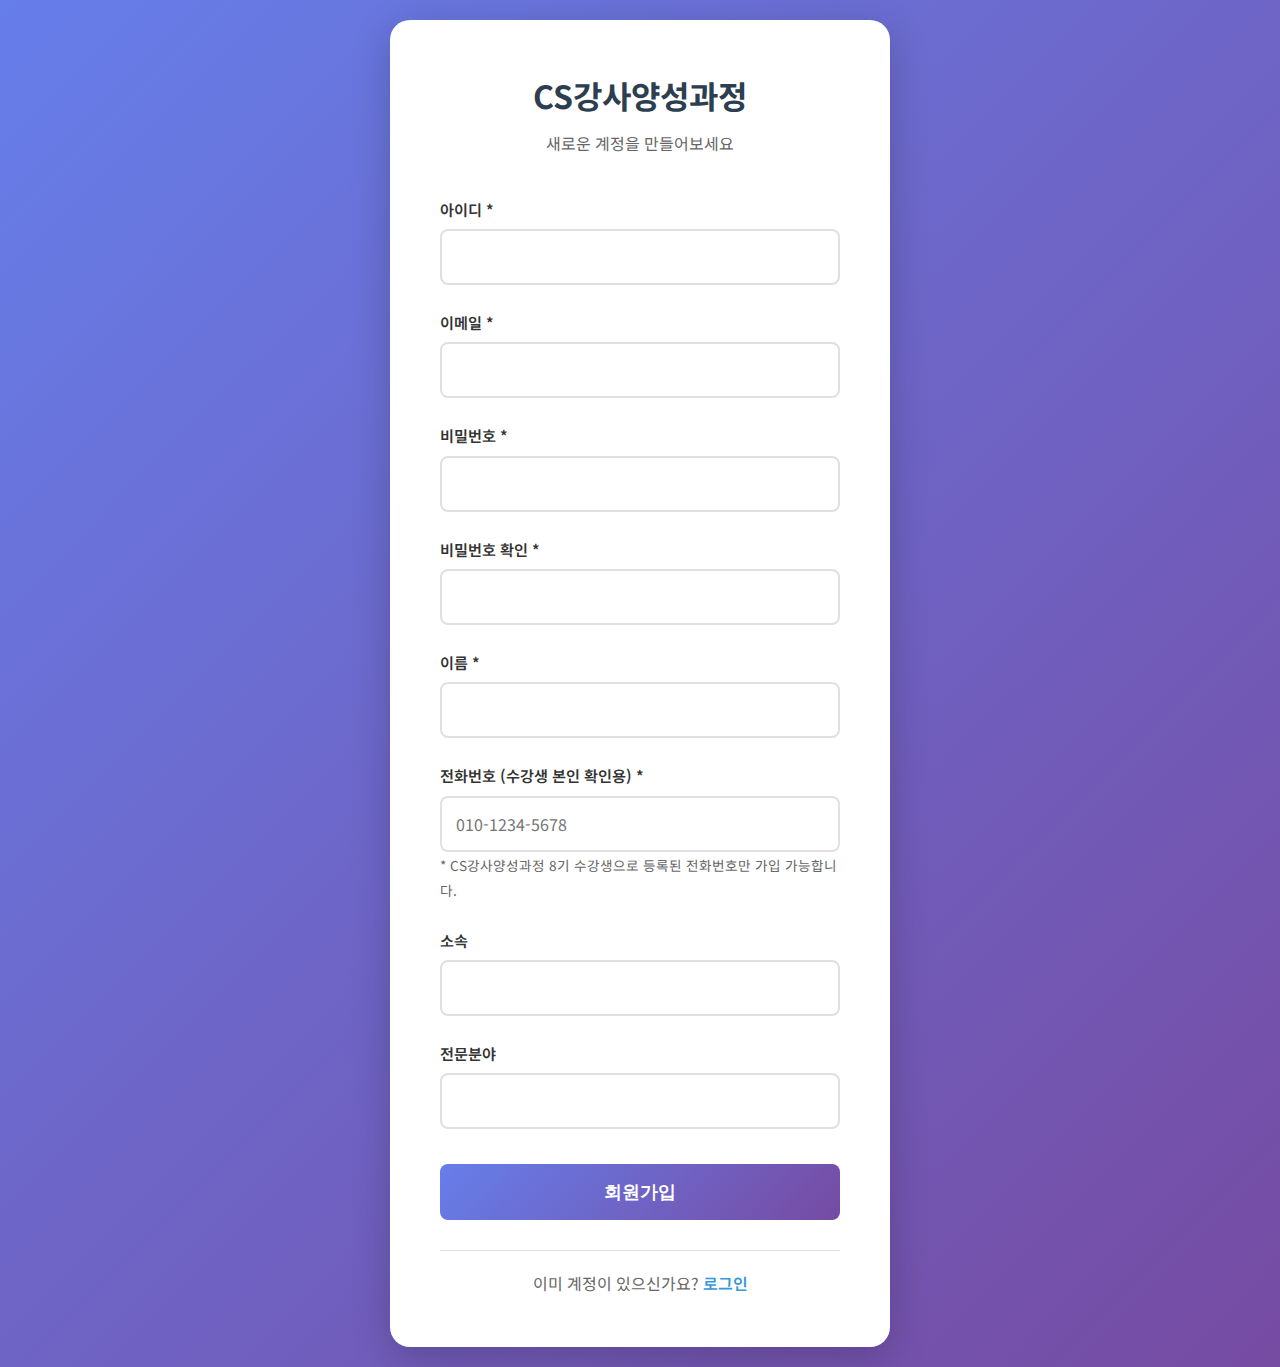
<file: register.html>
<!DOCTYPE html>
<html lang="ko">
<head>
    <meta charset="UTF-8">
    <meta name="viewport" content="width=device-width, initial-scale=1.0">
    <title>회원가입 - CS강사양성과정</title>
    <link rel="stylesheet" href="css/style.css">
    <link rel="preconnect" href="https://fonts.googleapis.com">
    <link rel="preconnect" href="https://fonts.gstatic.com" crossorigin>
    <link href="https://fonts.googleapis.com/css2?family=Noto+Sans+KR:wght@300;400;500;700&display=swap" rel="stylesheet">
</head>
<body>
    <div class="auth-container">
        <div class="auth-box">
            <div class="auth-header">
                <h1>CS강사양성과정</h1>
                <p>새로운 계정을 만들어보세요</p>
            </div>

            <form id="registerForm" class="auth-form">
                <div class="form-group">
                    <label for="username">아이디 *</label>
                    <input type="text" id="username" name="username" required>
                </div>

                <div class="form-group">
                    <label for="email">이메일 *</label>
                    <input type="email" id="email" name="email" required>
                </div>

                <div class="form-group">
                    <label for="password">비밀번호 *</label>
                    <input type="password" id="password" name="password" required>
                </div>

                <div class="form-group">
                    <label for="confirm_password">비밀번호 확인 *</label>
                    <input type="password" id="confirm_password" name="confirm_password" required>
                </div>

                <div class="form-group">
                    <label for="full_name">이름 *</label>
                    <input type="text" id="full_name" name="full_name" required>
                </div>

                <div class="form-group">
                    <label for="phone">전화번호 (수강생 본인 확인용) *</label>
                    <input type="tel" id="phone" name="phone" placeholder="010-1234-5678" required>
                    <small style="color: #666; font-size: 0.85rem;">* CS강사양성과정 8기 수강생으로 등록된 전화번호만 가입 가능합니다.</small>
                </div>

                <div class="form-group">
                    <label for="organization">소속</label>
                    <input type="text" id="organization" name="organization">
                </div>

                <div class="form-group">
                    <label for="expertise">전문분야</label>
                    <input type="text" id="expertise" name="expertise">
                </div>

                <div id="errorMessage" class="error-message" style="display: none;"></div>

                <button type="submit" class="btn-auth">회원가입</button>
            </form>

            <div class="auth-footer">
                <p>이미 계정이 있으신가요? <a href="login.html">로그인</a></p>
            </div>
        </div>
    </div>

    <script src="js/config.js"></script>
    <script src="js/auth.js"></script>
</body>
</html>
</file>
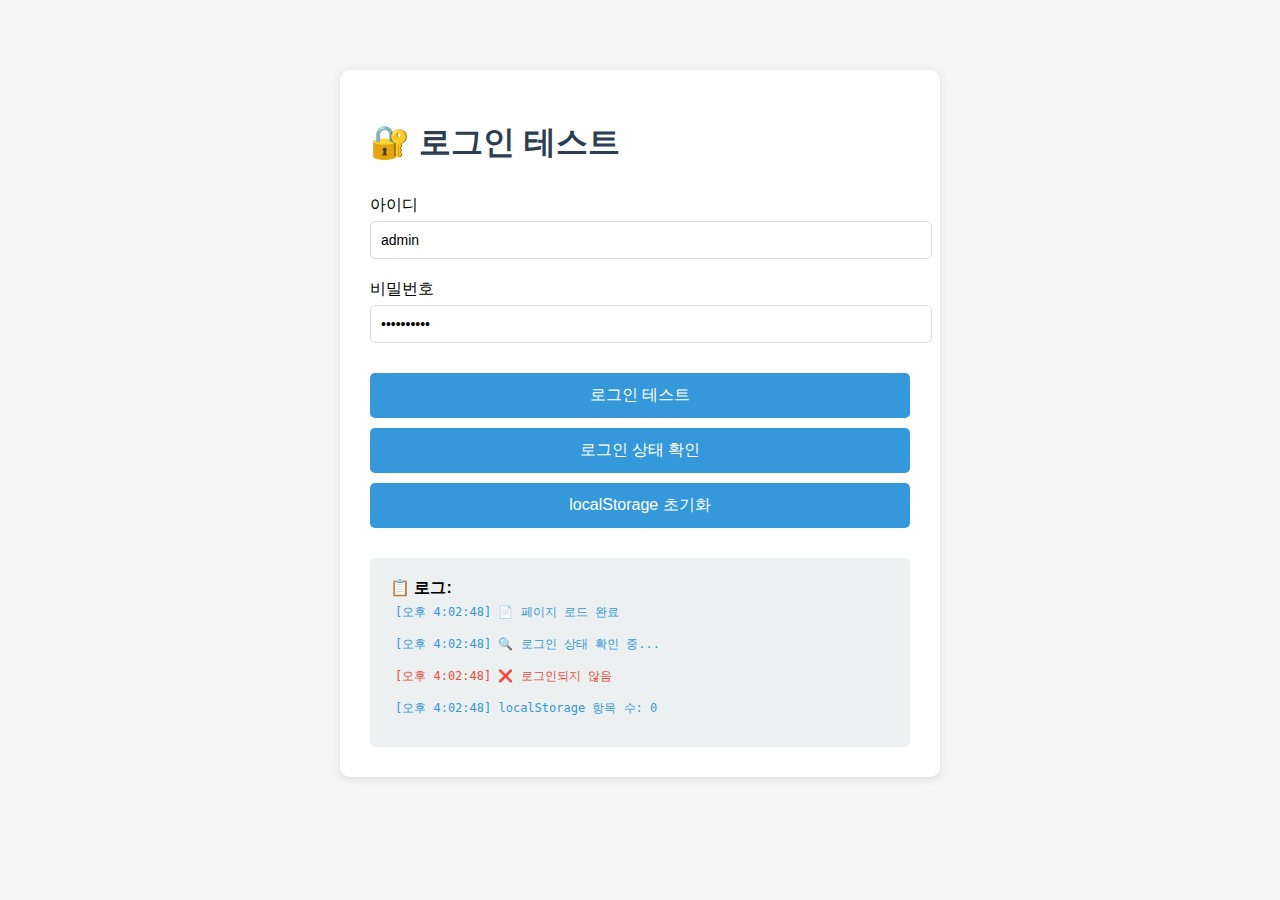
<file: test-login.html>
<!DOCTYPE html>
<html lang="ko">
<head>
    <meta charset="UTF-8">
    <meta name="viewport" content="width=device-width, initial-scale=1.0">
    <title>로그인 테스트</title>
    <style>
        body {
            font-family: 'Noto Sans KR', sans-serif;
            max-width: 600px;
            margin: 50px auto;
            padding: 20px;
            background: #f5f5f5;
        }
        .test-box {
            background: white;
            padding: 30px;
            border-radius: 10px;
            box-shadow: 0 2px 10px rgba(0,0,0,0.1);
        }
        h1 {
            color: #2c3e50;
            margin-bottom: 30px;
        }
        .form-group {
            margin-bottom: 20px;
        }
        label {
            display: block;
            margin-bottom: 5px;
            font-weight: 500;
        }
        input {
            width: 100%;
            padding: 10px;
            border: 1px solid #ddd;
            border-radius: 5px;
            font-size: 14px;
        }
        button {
            width: 100%;
            padding: 12px;
            background: #3498db;
            color: white;
            border: none;
            border-radius: 5px;
            font-size: 16px;
            cursor: pointer;
            margin-top: 10px;
        }
        button:hover {
            background: #2980b9;
        }
        .log-box {
            margin-top: 30px;
            padding: 20px;
            background: #ecf0f1;
            border-radius: 5px;
            max-height: 400px;
            overflow-y: auto;
        }
        .log-entry {
            padding: 5px;
            margin-bottom: 5px;
            font-family: monospace;
            font-size: 12px;
        }
        .success { color: #27ae60; }
        .error { color: #e74c3c; }
        .info { color: #3498db; }
    </style>
</head>
<body>
    <div class="test-box">
        <h1>🔐 로그인 테스트</h1>
        
        <div class="form-group">
            <label>아이디</label>
            <input type="text" id="username" value="admin" placeholder="아이디 입력">
        </div>
        
        <div class="form-group">
            <label>비밀번호</label>
            <input type="password" id="password" value="admin2025!" placeholder="비밀번호 입력">
        </div>
        
        <button onclick="testLogin()">로그인 테스트</button>
        <button onclick="checkStatus()">로그인 상태 확인</button>
        <button onclick="clearData()">localStorage 초기화</button>
        
        <div class="log-box" id="logBox">
            <strong>📋 로그:</strong>
        </div>
    </div>
    
    <script>
        const ADMIN_ACCOUNT = {
            username: 'admin',
            password: 'admin2025!',
            name: '관리자',
            email: 'admin@cstraining.kr',
            phone: '010-0000-0000',
            role: 'admin'
        };
        
        function log(message, type = 'info') {
            const logBox = document.getElementById('logBox');
            const time = new Date().toLocaleTimeString('ko-KR');
            const entry = document.createElement('div');
            entry.className = 'log-entry ' + type;
            entry.textContent = `[${time}] ${message}`;
            logBox.appendChild(entry);
            logBox.scrollTop = logBox.scrollHeight;
            console.log(message);
        }
        
        function testLogin() {
            log('🔍 로그인 테스트 시작...', 'info');
            
            const username = document.getElementById('username').value.trim();
            const password = document.getElementById('password').value;
            
            log(`입력 - 아이디: ${username}, 비밀번호: ${password}`, 'info');
            
            // 관리자 로그인 체크
            if (username === ADMIN_ACCOUNT.username && password === ADMIN_ACCOUNT.password) {
                log('✅ 관리자 계정 확인', 'success');
                
                const adminUser = {
                    id: 0,
                    username: ADMIN_ACCOUNT.username,
                    name: ADMIN_ACCOUNT.name,
                    email: ADMIN_ACCOUNT.email,
                    phone: ADMIN_ACCOUNT.phone,
                    role: 'admin'
                };
                
                try {
                    localStorage.setItem('currentUser', JSON.stringify(adminUser));
                    localStorage.setItem('authToken', 'admin_token_' + Date.now());
                    log('✅ localStorage에 저장 완료', 'success');
                    log('저장된 데이터: ' + JSON.stringify(adminUser, null, 2), 'success');
                    
                    alert('✅ 관리자 로그인 성공!\n\n2초 후 메인 페이지로 이동합니다.');
                    
                    setTimeout(() => {
                        window.location.href = 'index.html';
                    }, 2000);
                } catch (error) {
                    log('❌ localStorage 저장 실패: ' + error.message, 'error');
                }
            } else {
                log('❌ 계정 정보 불일치', 'error');
                
                // 일반 사용자 확인
                const users = JSON.parse(localStorage.getItem('users') || '[]');
                log(`등록된 일반 사용자 수: ${users.length}`, 'info');
                
                const user = users.find(u => u.username === username && u.password === password);
                
                if (user) {
                    log('✅ 일반 사용자 로그인 성공', 'success');
                    const { password, ...userInfo } = user;
                    localStorage.setItem('currentUser', JSON.stringify(userInfo));
                    localStorage.setItem('authToken', 'token_' + user.id + '_' + Date.now());
                    
                    alert('✅ 로그인 성공!\n\n2초 후 메인 페이지로 이동합니다.');
                    setTimeout(() => {
                        window.location.href = 'index.html';
                    }, 2000);
                } else {
                    log('❌ 아이디 또는 비밀번호가 올바르지 않습니다', 'error');
                    alert('❌ 로그인 실패\n\n아이디 또는 비밀번호를 확인해주세요.');
                }
            }
        }
        
        function checkStatus() {
            log('🔍 로그인 상태 확인 중...', 'info');
            
            const currentUser = localStorage.getItem('currentUser');
            const authToken = localStorage.getItem('authToken');
            
            if (currentUser) {
                try {
                    const user = JSON.parse(currentUser);
                    log('✅ 로그인 상태: ' + user.name + ' (' + user.role + ')', 'success');
                    log('사용자 정보: ' + JSON.stringify(user, null, 2), 'success');
                    log('인증 토큰: ' + authToken, 'info');
                } catch (error) {
                    log('❌ 사용자 정보 파싱 실패: ' + error.message, 'error');
                }
            } else {
                log('❌ 로그인되지 않음', 'error');
            }
            
            // localStorage 전체 확인
            log(`localStorage 항목 수: ${localStorage.length}`, 'info');
            for (let i = 0; i < localStorage.length; i++) {
                const key = localStorage.key(i);
                log(`  ${key}: ${localStorage.getItem(key).substring(0, 50)}...`, 'info');
            }
        }
        
        function clearData() {
            if (confirm('⚠️ localStorage의 모든 데이터를 삭제하시겠습니까?')) {
                localStorage.clear();
                log('🗑️ localStorage 초기화 완료', 'success');
                alert('localStorage가 초기화되었습니다.');
            }
        }
        
        // 페이지 로드 시 자동으로 상태 확인
        window.addEventListener('DOMContentLoaded', function() {
            log('📄 페이지 로드 완료', 'info');
            checkStatus();
        });
    </script>
</body>
</html>
</file>
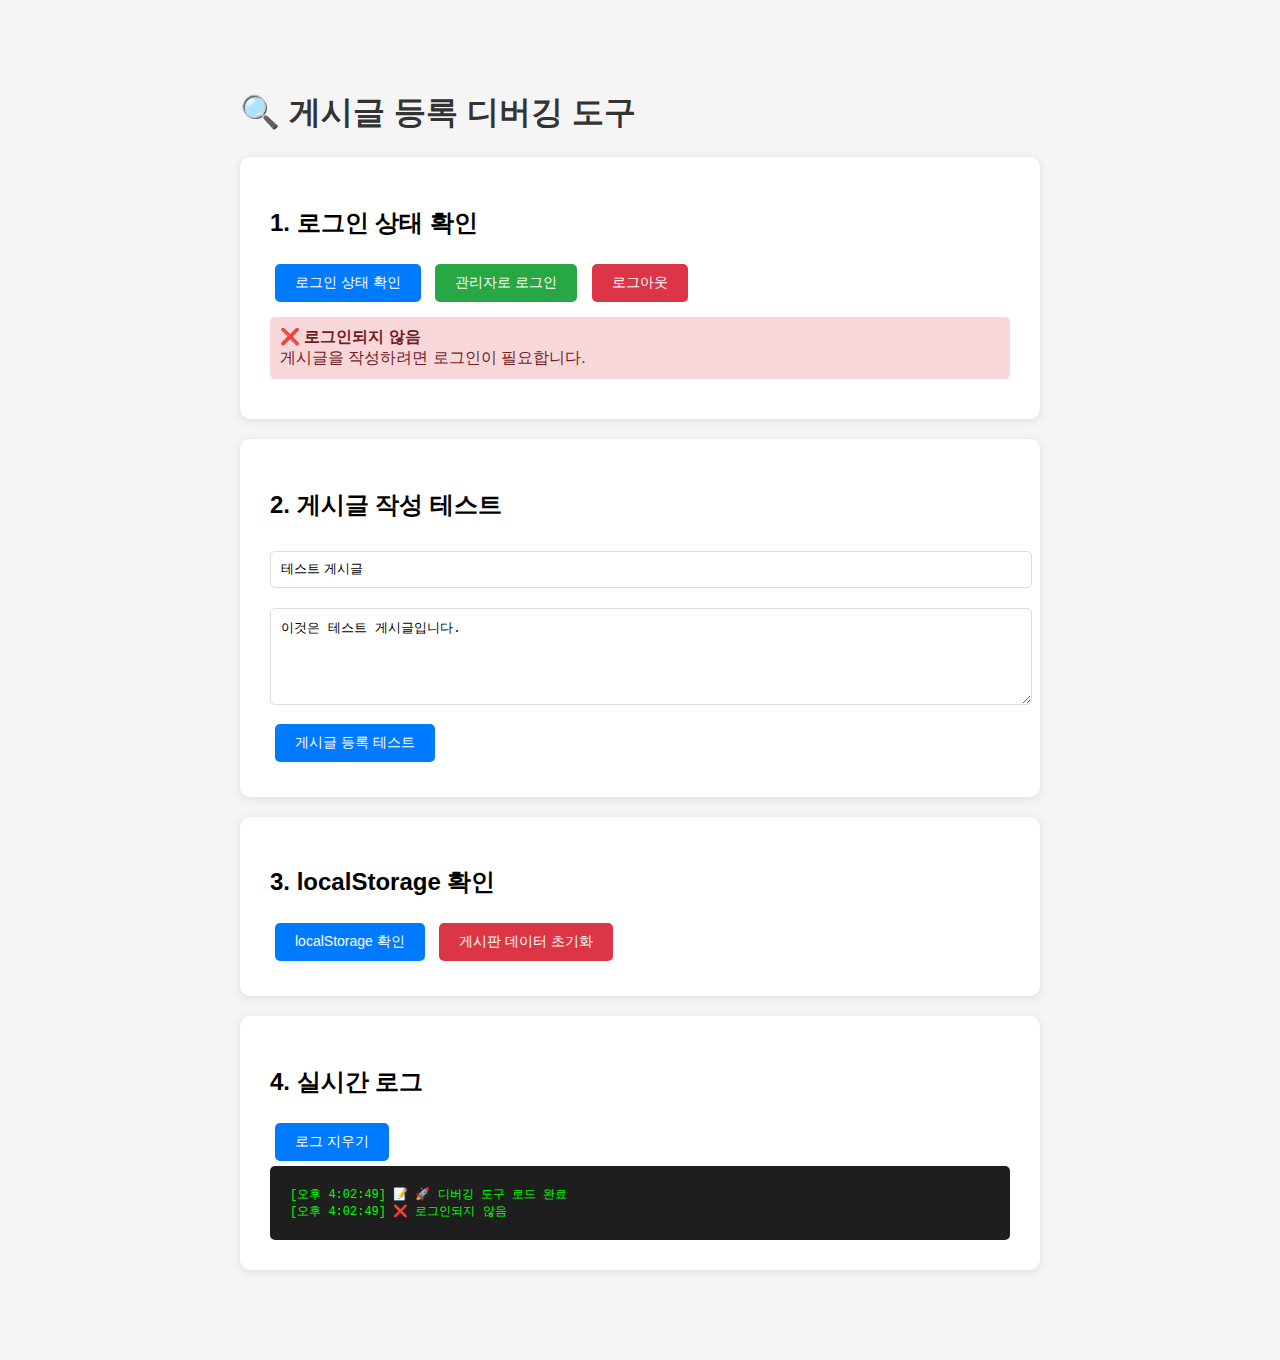
<file: test-post.html>
<!DOCTYPE html>
<html lang="ko">
<head>
    <meta charset="UTF-8">
    <meta name="viewport" content="width=device-width, initial-scale=1.0">
    <title>게시글 등록 테스트</title>
    <style>
        body {
            font-family: 'Noto Sans KR', sans-serif;
            max-width: 800px;
            margin: 50px auto;
            padding: 20px;
            background: #f5f5f5;
        }
        .test-section {
            background: white;
            padding: 30px;
            margin: 20px 0;
            border-radius: 10px;
            box-shadow: 0 2px 10px rgba(0,0,0,0.1);
        }
        h1 {
            color: #333;
        }
        button {
            padding: 10px 20px;
            margin: 5px;
            border: none;
            border-radius: 5px;
            cursor: pointer;
            font-size: 14px;
        }
        .btn-primary {
            background: #007bff;
            color: white;
        }
        .btn-success {
            background: #28a745;
            color: white;
        }
        .btn-danger {
            background: #dc3545;
            color: white;
        }
        #log {
            background: #1e1e1e;
            color: #00ff00;
            padding: 20px;
            border-radius: 5px;
            font-family: monospace;
            font-size: 12px;
            max-height: 400px;
            overflow-y: auto;
            white-space: pre-wrap;
        }
        .status {
            padding: 10px;
            margin: 10px 0;
            border-radius: 5px;
        }
        .status.success {
            background: #d4edda;
            color: #155724;
        }
        .status.error {
            background: #f8d7da;
            color: #721c24;
        }
        input, textarea {
            width: 100%;
            padding: 10px;
            margin: 10px 0;
            border: 1px solid #ddd;
            border-radius: 5px;
        }
    </style>
</head>
<body>
    <h1>🔍 게시글 등록 디버깅 도구</h1>
    
    <div class="test-section">
        <h2>1. 로그인 상태 확인</h2>
        <button class="btn-primary" onclick="checkLoginStatus()">로그인 상태 확인</button>
        <button class="btn-success" onclick="loginAsAdmin()">관리자로 로그인</button>
        <button class="btn-danger" onclick="logout()">로그아웃</button>
        <div id="loginStatus"></div>
    </div>

    <div class="test-section">
        <h2>2. 게시글 작성 테스트</h2>
        <input type="text" id="testTitle" placeholder="제목 입력" value="테스트 게시글">
        <textarea id="testContent" rows="5" placeholder="내용 입력">이것은 테스트 게시글입니다.</textarea>
        <button class="btn-primary" onclick="testPostCreation()">게시글 등록 테스트</button>
    </div>

    <div class="test-section">
        <h2>3. localStorage 확인</h2>
        <button class="btn-primary" onclick="checkLocalStorage()">localStorage 확인</button>
        <button class="btn-danger" onclick="clearBoardData()">게시판 데이터 초기화</button>
    </div>

    <div class="test-section">
        <h2>4. 실시간 로그</h2>
        <button class="btn-primary" onclick="clearLog()">로그 지우기</button>
        <div id="log"></div>
    </div>

    <script>
        // 로그 함수
        function log(message, type = 'info') {
            const logDiv = document.getElementById('log');
            const timestamp = new Date().toLocaleTimeString('ko-KR');
            const icon = type === 'error' ? '❌' : type === 'success' ? '✅' : '📝';
            logDiv.innerHTML += `[${timestamp}] ${icon} ${message}\n`;
            logDiv.scrollTop = logDiv.scrollHeight;
            console.log(message);
        }

        function clearLog() {
            document.getElementById('log').innerHTML = '';
        }

        // 1. 로그인 상태 확인
        function checkLoginStatus() {
            const currentUser = localStorage.getItem('currentUser');
            const authToken = localStorage.getItem('authToken');
            const statusDiv = document.getElementById('loginStatus');
            
            if (currentUser) {
                const user = JSON.parse(currentUser);
                statusDiv.innerHTML = `
                    <div class="status success">
                        <strong>✅ 로그인됨</strong><br>
                        이름: ${user.name}<br>
                        ID: ${user.id}<br>
                        역할: ${user.role || 'user'}<br>
                        토큰: ${authToken ? '있음' : '없음'}
                    </div>
                `;
                log(`로그인 상태: ${user.name} (ID: ${user.id})`, 'success');
            } else {
                statusDiv.innerHTML = `
                    <div class="status error">
                        <strong>❌ 로그인되지 않음</strong><br>
                        게시글을 작성하려면 로그인이 필요합니다.
                    </div>
                `;
                log('로그인되지 않음', 'error');
            }
        }

        // 관리자 로그인
        function loginAsAdmin() {
            const adminUser = {
                id: 0,
                username: 'admin',
                name: '관리자',
                email: 'admin@cstraining.kr',
                phone: '010-0000-0000',
                role: 'admin'
            };
            localStorage.setItem('currentUser', JSON.stringify(adminUser));
            localStorage.setItem('authToken', 'admin_token_' + Date.now());
            log('관리자로 로그인 완료', 'success');
            checkLoginStatus();
        }

        // 로그아웃
        function logout() {
            localStorage.removeItem('currentUser');
            localStorage.removeItem('authToken');
            log('로그아웃 완료', 'success');
            checkLoginStatus();
        }

        // 2. 게시글 작성 테스트
        function testPostCreation() {
            const user = localStorage.getItem('currentUser');
            if (!user) {
                log('❌ 로그인이 필요합니다!', 'error');
                alert('로그인이 필요합니다!');
                return;
            }

            const currentUser = JSON.parse(user);
            const title = document.getElementById('testTitle').value.trim();
            const content = document.getElementById('testContent').value.trim();

            if (!title || !content) {
                log('❌ 제목과 내용을 입력해주세요!', 'error');
                alert('제목과 내용을 입력해주세요!');
                return;
            }

            log('게시글 작성 시작...');
            log(`제목: ${title}`);
            log(`내용: ${content.substring(0, 50)}...`);

            // localStorage에서 게시글 가져오기
            const boardType = 'free'; // 친목 게시판
            const storageKey = `board_${boardType}_posts`;
            const posts = JSON.parse(localStorage.getItem(storageKey) || '[]');
            
            log(`현재 게시글 수: ${posts.length}`);

            // 새 게시글 생성
            const newId = posts.length > 0 ? Math.max(...posts.map(p => p.id)) + 1 : 1;
            const newPost = {
                id: newId,
                title: title,
                author: currentUser.name,
                authorId: currentUser.id,
                date: new Date().toISOString().split('T')[0],
                time: new Date().toLocaleTimeString('ko-KR', { hour: '2-digit', minute: '2-digit' }),
                views: 0,
                content: content,
                files: []
            };

            log(`새 게시글 ID: ${newId}`);

            // 게시글 추가
            posts.push(newPost);
            localStorage.setItem(storageKey, JSON.stringify(posts));

            log(`✅ 게시글 저장 완료!`, 'success');
            log(`전체 게시글 수: ${posts.length}`, 'success');

            alert('✅ 게시글이 등록되었습니다!\n\n친목 게시판으로 이동하여 확인하세요.');
            
            // 5초 후 친목 게시판으로 이동
            setTimeout(() => {
                window.location.href = '/board-free.html';
            }, 2000);
        }

        // 3. localStorage 확인
        function checkLocalStorage() {
            log('=== localStorage 전체 확인 ===');
            const keys = Object.keys(localStorage);
            log(`전체 키 개수: ${keys.length}`);
            
            keys.forEach(key => {
                if (key.startsWith('board_')) {
                    const data = localStorage.getItem(key);
                    const parsed = JSON.parse(data);
                    log(`${key}: ${Array.isArray(parsed) ? parsed.length + '개 항목' : typeof parsed}`);
                }
            });

            // 친목 게시판 데이터 확인
            const freePosts = localStorage.getItem('board_free_posts');
            if (freePosts) {
                const posts = JSON.parse(freePosts);
                log(`친목 게시판 게시글: ${posts.length}개`, 'success');
                posts.forEach((post, index) => {
                    log(`  ${index + 1}. [${post.id}] ${post.title} - ${post.author}`);
                });
            } else {
                log('친목 게시판 데이터 없음', 'error');
            }
        }

        // 게시판 데이터 초기화
        function clearBoardData() {
            if (!confirm('정말 모든 게시판 데이터를 삭제하시겠습니까?')) {
                return;
            }

            const keys = Object.keys(localStorage);
            keys.forEach(key => {
                if (key.startsWith('board_')) {
                    localStorage.removeItem(key);
                    log(`삭제: ${key}`);
                }
            });

            log('✅ 게시판 데이터 초기화 완료', 'success');
            alert('게시판 데이터가 초기화되었습니다.');
        }

        // 페이지 로드 시 자동 확인
        window.onload = function() {
            log('🚀 디버깅 도구 로드 완료');
            checkLoginStatus();
        };
    </script>
</body>
</html>
</file>
<file: css/style.css>
/* 기본 리셋 및 설정 */
* {
    margin: 0;
    padding: 0;
    box-sizing: border-box;
}

:root {
    --primary-color: #2c3e50;
    --secondary-color: #3498db;
    --accent-color: #e74c3c;
    --text-color: #333;
    --text-light: #666;
    --bg-color: #ffffff;
    --bg-light: #f8f9fa;
    --border-color: #e0e0e0;
    --shadow: 0 2px 10px rgba(0, 0, 0, 0.1);
    --shadow-hover: 0 5px 20px rgba(0, 0, 0, 0.15);
}

body {
    font-family: 'Noto Sans KR', sans-serif;
    line-height: 1.6;
    color: var(--text-color);
    background-color: var(--bg-color);
}

.container {
    max-width: 1200px;
    margin: 0 auto;
    padding: 0 20px;
}

/* 헤더 스타일 */
header {
    background-color: var(--bg-color);
    border-bottom: 2px solid var(--border-color);
    padding: 20px 0;
    position: sticky;
    top: 0;
    z-index: 1000;
    box-shadow: var(--shadow);
}

header .container {
    display: flex;
    justify-content: space-between;
    align-items: center;
}

.logo h1 {
    font-size: 1.8rem;
    color: var(--primary-color);
    font-weight: 700;
    margin-bottom: 5px;
}

.logo .subtitle {
    font-size: 0.9rem;
    color: var(--text-light);
    font-weight: 300;
}

/* 네비게이션 */
.menu-toggle {
    display: none;
    flex-direction: column;
    background: none;
    border: none;
    cursor: pointer;
    padding: 5px;
}

.menu-toggle span {
    width: 25px;
    height: 3px;
    background-color: var(--primary-color);
    margin: 3px 0;
    transition: 0.3s;
}

.nav-menu {
    display: flex;
    list-style: none;
    gap: 30px;
}

.nav-menu li a {
    text-decoration: none;
    color: var(--text-color);
    font-weight: 500;
    padding: 8px 16px;
    border-radius: 5px;
    transition: all 0.3s ease;
}

.nav-menu li a:hover,
.nav-menu li a.active {
    background-color: var(--secondary-color);
    color: white;
}

/* 히어로 섹션 */
.hero {
    background: linear-gradient(135deg, #667eea 0%, #764ba2 100%);
    color: white;
    padding: 80px 0;
    text-align: center;
}

.hero-content h2 {
    font-size: 2.5rem;
    margin-bottom: 20px;
    font-weight: 700;
}

.hero-description {
    font-size: 1.2rem;
    margin-bottom: 50px;
    opacity: 0.95;
    line-height: 1.8;
}

.course-info {
    display: grid;
    grid-template-columns: repeat(auto-fit, minmax(200px, 1fr));
    gap: 30px;
    max-width: 900px;
    margin: 0 auto;
}

.info-card {
    background: rgba(255, 255, 255, 0.15);
    backdrop-filter: blur(10px);
    padding: 30px;
    border-radius: 15px;
    transition: transform 0.3s ease;
}

.info-card:hover {
    transform: translateY(-5px);
}

.info-icon {
    font-size: 3rem;
    margin-bottom: 15px;
}

.info-card h3 {
    font-size: 1.1rem;
    margin-bottom: 10px;
    font-weight: 600;
}

.info-card p {
    font-size: 1rem;
    opacity: 0.9;
}

/* 섹션 공통 스타일 */
section {
    padding: 60px 0;
}

.section-title {
    font-size: 2rem;
    text-align: center;
    margin-bottom: 50px;
    color: var(--primary-color);
    font-weight: 700;
}

/* 빠른 메뉴 */
.quick-menu {
    background-color: var(--bg-light);
}

.quick-menu-grid {
    display: grid;
    grid-template-columns: repeat(auto-fit, minmax(280px, 1fr));
    gap: 30px;
}

.quick-menu-item {
    background-color: white;
    padding: 40px;
    border-radius: 15px;
    text-align: center;
    text-decoration: none;
    color: var(--text-color);
    box-shadow: var(--shadow);
    transition: all 0.3s ease;
}

.quick-menu-item:hover {
    transform: translateY(-10px);
    box-shadow: var(--shadow-hover);
}

.quick-icon {
    font-size: 4rem;
    margin-bottom: 20px;
}

.quick-menu-item h3 {
    font-size: 1.4rem;
    margin-bottom: 15px;
    color: var(--primary-color);
    font-weight: 600;
}

.quick-menu-item p {
    color: var(--text-light);
    font-size: 1rem;
}

/* 공지사항 */
.announcement-list {
    max-width: 800px;
    margin: 0 auto;
    background-color: white;
    border-radius: 15px;
    box-shadow: var(--shadow);
    overflow: hidden;
}

.announcement-item {
    display: flex;
    align-items: center;
    padding: 20px 30px;
    border-bottom: 1px solid var(--border-color);
    transition: background-color 0.3s ease;
}

.announcement-item:last-child {
    border-bottom: none;
}

.announcement-item:hover {
    background-color: var(--bg-light);
}

.announcement-item .badge {
    background-color: var(--secondary-color);
    color: white;
    padding: 5px 12px;
    border-radius: 20px;
    font-size: 0.85rem;
    font-weight: 500;
    margin-right: 20px;
    white-space: nowrap;
}

.announcement-item a {
    flex: 1;
    text-decoration: none;
    color: var(--text-color);
    font-weight: 500;
}

.announcement-item a:hover {
    color: var(--secondary-color);
}

.announcement-item .date {
    color: var(--text-light);
    font-size: 0.9rem;
    white-space: nowrap;
    margin-left: 20px;
}

/* 페이지 헤더 */
.page-header {
    background: linear-gradient(135deg, #667eea 0%, #764ba2 100%);
    color: white;
    padding: 60px 0;
    text-align: center;
}

.page-header h2 {
    font-size: 2.5rem;
    margin-bottom: 15px;
    font-weight: 700;
}

.page-header p {
    font-size: 1.1rem;
    opacity: 0.9;
}

/* 강사 그리드 */
.instructors-grid {
    display: grid;
    grid-template-columns: repeat(auto-fill, minmax(280px, 1fr));
    gap: 30px;
}

.instructor-card {
    background-color: white;
    border-radius: 15px;
    overflow: hidden;
    box-shadow: var(--shadow);
    transition: all 0.3s ease;
    text-decoration: none;
    color: var(--text-color);
}

.instructor-card:hover {
    transform: translateY(-10px);
    box-shadow: var(--shadow-hover);
}

.instructor-photo {
    width: 100%;
    height: 280px;
    background: linear-gradient(135deg, #667eea 0%, #764ba2 100%);
    display: flex;
    align-items: center;
    justify-content: center;
    font-size: 5rem;
    color: white;
}

.instructor-info {
    padding: 25px;
}

.instructor-info h3 {
    font-size: 1.4rem;
    margin-bottom: 15px;
    color: var(--primary-color);
    font-weight: 600;
}

.instructor-info p {
    color: var(--text-light);
    margin-bottom: 10px;
    font-size: 0.95rem;
}

.instructor-info p strong {
    color: var(--text-color);
    font-weight: 600;
}

/* 강사 상세 페이지 */
.instructor-detail-section {
    min-height: 60vh;
}

.back-button {
    margin-bottom: 30px;
}

.back-button a {
    display: inline-flex;
    align-items: center;
    text-decoration: none;
    color: var(--secondary-color);
    font-weight: 500;
    padding: 10px 20px;
    border-radius: 5px;
    transition: all 0.3s ease;
}

.back-button a:hover {
    background-color: var(--bg-light);
}

.instructor-detail {
    background-color: white;
    border-radius: 15px;
    box-shadow: var(--shadow);
    overflow: hidden;
}

.instructor-header {
    display: flex;
    flex-wrap: wrap;
    gap: 40px;
    padding: 50px;
    background: linear-gradient(135deg, #667eea 0%, #764ba2 100%);
    color: white;
}

.instructor-photo-large {
    width: 250px;
    height: 250px;
    border-radius: 15px;
    background: rgba(255, 255, 255, 0.2);
    backdrop-filter: blur(10px);
    display: flex;
    align-items: center;
    justify-content: center;
    font-size: 8rem;
    flex-shrink: 0;
}

.instructor-basic-info {
    flex: 1;
    min-width: 300px;
}

.instructor-basic-info h2 {
    font-size: 2.5rem;
    margin-bottom: 30px;
    font-weight: 700;
}

.info-row {
    display: flex;
    margin-bottom: 20px;
    font-size: 1.1rem;
}

.info-label {
    font-weight: 600;
    min-width: 120px;
    opacity: 0.9;
}

.info-value {
    opacity: 0.95;
}

.instructor-body {
    padding: 50px;
}

.instructor-body h3 {
    font-size: 1.8rem;
    color: var(--primary-color);
    margin-bottom: 20px;
    font-weight: 600;
}

.instructor-body p {
    font-size: 1.1rem;
    line-height: 1.8;
    color: var(--text-color);
}

/* 상세 섹션 스타일 */
.detail-section {
    margin-bottom: 35px;
    padding: 25px;
    background-color: #f8f9fa;
    border-radius: 10px;
    border-left: 4px solid var(--secondary-color);
}

.detail-section h3 {
    font-size: 1.4rem;
    color: var(--primary-color);
    margin-bottom: 15px;
    font-weight: 600;
}

.detail-section p {
    font-size: 1rem;
    line-height: 1.8;
    color: var(--text-color);
    margin-bottom: 0;
}

/* 게시판 스타일 */
.board-section {
    min-height: 60vh;
}

.board-actions {
    display: flex;
    justify-content: flex-end;
    margin-bottom: 30px;
}

.btn-primary,
.btn-secondary {
    padding: 12px 30px;
    border: none;
    border-radius: 5px;
    font-size: 1rem;
    font-weight: 500;
    cursor: pointer;
    transition: all 0.3s ease;
}

.btn-primary {
    background-color: var(--secondary-color);
    color: white;
}

.btn-primary:hover {
    background-color: #2980b9;
    transform: translateY(-2px);
    box-shadow: var(--shadow);
}

.btn-secondary {
    background-color: var(--text-light);
    color: white;
    margin-left: 10px;
}

.btn-secondary:hover {
    background-color: #555;
}

/* 게시판 폼 */
.write-form-section {
    background-color: white;
    border-radius: 15px;
    padding: 40px;
    box-shadow: var(--shadow);
    margin-bottom: 30px;
}

.board-form .form-group {
    margin-bottom: 25px;
}

.board-form label {
    display: block;
    margin-bottom: 8px;
    font-weight: 600;
    color: var(--primary-color);
}

.board-form input[type="text"],
.board-form textarea {
    width: 100%;
    padding: 12px;
    border: 2px solid var(--border-color);
    border-radius: 5px;
    font-size: 1rem;
    font-family: 'Noto Sans KR', sans-serif;
    transition: border-color 0.3s ease;
}

.board-form input[type="text"]:focus,
.board-form textarea:focus {
    outline: none;
    border-color: var(--secondary-color);
}

.form-actions {
    display: flex;
    gap: 10px;
    justify-content: flex-end;
}

/* 게시판 테이블 */
.board-list {
    background-color: white;
    border-radius: 15px;
    box-shadow: var(--shadow);
    overflow: hidden;
}

.board-table {
    width: 100%;
    border-collapse: collapse;
}

.board-table thead {
    background-color: var(--primary-color);
    color: white;
}

.board-table th {
    padding: 18px 15px;
    text-align: center;
    font-weight: 600;
}

.board-table td {
    padding: 18px 15px;
    text-align: center;
    border-bottom: 1px solid var(--border-color);
}

.board-table tbody tr {
    transition: background-color 0.3s ease;
}

.board-table tbody tr:hover {
    background-color: var(--bg-light);
}

.board-table .col-num {
    width: 80px;
}

.board-table .col-title {
    width: auto;
    text-align: left;
}

.board-table .col-author {
    width: 120px;
}

.board-table .col-date {
    width: 120px;
}

.board-table .col-views {
    width: 80px;
}

.board-table .col-title a {
    text-decoration: none;
    color: var(--text-color);
    font-weight: 500;
}

.board-table .col-title a:hover {
    color: var(--secondary-color);
}

/* 페이지네이션 */
.pagination {
    display: flex;
    justify-content: center;
    gap: 10px;
    margin-top: 30px;
}

.pagination button {
    padding: 10px 15px;
    border: 1px solid var(--border-color);
    background-color: white;
    color: var(--text-color);
    border-radius: 5px;
    cursor: pointer;
    transition: all 0.3s ease;
}

.pagination button:hover {
    background-color: var(--secondary-color);
    color: white;
    border-color: var(--secondary-color);
}

.pagination button.active {
    background-color: var(--secondary-color);
    color: white;
    border-color: var(--secondary-color);
}

/* 푸터 */
footer {
    background-color: var(--primary-color);
    color: white;
    padding: 50px 0 20px;
    margin-top: 80px;
}

.footer-content {
    display: grid;
    grid-template-columns: repeat(auto-fit, minmax(250px, 1fr));
    gap: 40px;
    margin-bottom: 40px;
}

.footer-section h4 {
    font-size: 1.3rem;
    margin-bottom: 20px;
    font-weight: 600;
}

.footer-section p,
.footer-section ul {
    opacity: 0.9;
    line-height: 1.8;
}

.footer-section ul {
    list-style: none;
}

.footer-section ul li {
    margin-bottom: 10px;
}

.footer-section a {
    color: white;
    text-decoration: none;
    transition: opacity 0.3s ease;
}

.footer-section a:hover {
    opacity: 0.7;
}

.footer-bottom {
    text-align: center;
    padding-top: 30px;
    border-top: 1px solid rgba(255, 255, 255, 0.2);
    opacity: 0.8;
}

/* 반응형 디자인 */
@media (max-width: 768px) {
    .menu-toggle {
        display: flex;
    }

    .nav-menu {
        position: absolute;
        top: 100%;
        left: 0;
        right: 0;
        background-color: white;
        flex-direction: column;
        gap: 0;
        box-shadow: var(--shadow);
        max-height: 0;
        overflow: hidden;
        transition: max-height 0.3s ease;
    }

    .nav-menu.active {
        max-height: 400px;
    }

    .nav-menu li {
        border-bottom: 1px solid var(--border-color);
    }

    .nav-menu li a {
        display: block;
        padding: 15px 20px;
        border-radius: 0;
    }

    header .container {
        flex-wrap: wrap;
    }

    .logo {
        flex: 1;
    }

    .hero-content h2 {
        font-size: 1.8rem;
    }

    .hero-description {
        font-size: 1rem;
    }

    .course-info {
        grid-template-columns: repeat(2, 1fr);
        gap: 20px;
    }

    .section-title {
        font-size: 1.6rem;
    }

    .instructors-grid {
        grid-template-columns: repeat(auto-fill, minmax(250px, 1fr));
        gap: 20px;
    }

    .instructor-header {
        flex-direction: column;
        align-items: center;
        text-align: center;
        padding: 30px;
    }

    .instructor-photo-large {
        width: 200px;
        height: 200px;
        font-size: 6rem;
    }

    .instructor-basic-info h2 {
        font-size: 2rem;
    }

    .instructor-body {
        padding: 30px;
    }

    .board-table {
        font-size: 0.9rem;
    }

    .board-table th,
    .board-table td {
        padding: 12px 8px;
    }

    .board-table .col-views,
    .board-table .col-date {
        display: none;
    }

    .write-form-section {
        padding: 25px;
    }

    .announcement-item {
        flex-wrap: wrap;
        padding: 15px 20px;
    }

    .announcement-item .date {
        margin-left: 0;
        margin-top: 10px;
        width: 100%;
    }
}

@media (max-width: 480px) {
    .logo h1 {
        font-size: 1.3rem;
    }

    .logo .subtitle {
        font-size: 0.8rem;
    }

    .hero {
        padding: 50px 0;
    }

    .hero-content h2 {
        font-size: 1.5rem;
    }

    .course-info {
        grid-template-columns: 1fr;
    }

    .quick-menu-grid {
        grid-template-columns: 1fr;
    }

    .instructors-grid {
        grid-template-columns: 1fr;
    }

    .page-header h2 {
        font-size: 1.8rem;
    }

    .board-table .col-author {
        display: none;
    }

    .form-actions {
        flex-direction: column;
    }

    .btn-secondary {
        margin-left: 0;
    }
}

/* 인증 페이지 스타일 */
.auth-container {
    min-height: 100vh;
    display: flex;
    align-items: center;
    justify-content: center;
    background: linear-gradient(135deg, #667eea 0%, #764ba2 100%);
    padding: 20px;
}

.auth-box {
    background: white;
    border-radius: 20px;
    box-shadow: 0 10px 40px rgba(0, 0, 0, 0.2);
    padding: 50px;
    max-width: 500px;
    width: 100%;
}

.auth-header {
    text-align: center;
    margin-bottom: 40px;
}

.auth-header h1 {
    font-size: 2rem;
    color: var(--primary-color);
    margin-bottom: 10px;
    font-weight: 700;
}

.auth-header p {
    color: var(--text-light);
    font-size: 1rem;
}

.auth-form .form-group {
    margin-bottom: 25px;
}

.auth-form label {
    display: block;
    margin-bottom: 8px;
    font-weight: 600;
    color: var(--primary-color);
    font-size: 0.95rem;
}

.auth-form input {
    width: 100%;
    padding: 14px;
    border: 2px solid var(--border-color);
    border-radius: 8px;
    font-size: 1rem;
    font-family: 'Noto Sans KR', sans-serif;
    transition: all 0.3s ease;
}

.auth-form input:focus {
    outline: none;
    border-color: var(--secondary-color);
    box-shadow: 0 0 0 3px rgba(52, 152, 219, 0.1);
}

.btn-auth {
    width: 100%;
    padding: 16px;
    background: linear-gradient(135deg, #667eea 0%, #764ba2 100%);
    color: white;
    border: none;
    border-radius: 8px;
    font-size: 1.1rem;
    font-weight: 600;
    cursor: pointer;
    transition: all 0.3s ease;
    margin-top: 10px;
}

.btn-auth:hover {
    transform: translateY(-2px);
    box-shadow: 0 5px 20px rgba(102, 126, 234, 0.4);
}

.auth-footer {
    text-align: center;
    margin-top: 30px;
    padding-top: 20px;
    border-top: 1px solid var(--border-color);
}

.auth-footer p {
    color: var(--text-light);
}

.auth-footer a {
    color: var(--secondary-color);
    text-decoration: none;
    font-weight: 600;
}

.auth-footer a:hover {
    text-decoration: underline;
}

.error-message {
    background: #fee;
    color: var(--accent-color);
    padding: 12px;
    border-radius: 5px;
    margin-bottom: 20px;
    border: 1px solid #fcc;
    font-size: 0.95rem;
}

.test-accounts {
    margin-top: 30px;
    padding: 20px;
    background: var(--bg-light);
    border-radius: 10px;
    text-align: center;
}

.test-accounts h3 {
    font-size: 1rem;
    color: var(--primary-color);
    margin-bottom: 10px;
}

.test-accounts p {
    font-size: 0.9rem;
    color: var(--text-light);
    margin: 5px 0;
}

/* 로그인/로그아웃 버튼 */
.user-info {
    display: flex;
    align-items: center;
    gap: 15px;
}

.user-name {
    font-weight: 600;
    color: var(--primary-color);
}

.btn-logout {
    padding: 8px 16px;
    background-color: var(--accent-color);
    color: white;
    border: none;
    border-radius: 5px;
    cursor: pointer;
    font-size: 0.9rem;
    transition: all 0.3s ease;
}

.btn-logout:hover {
    background-color: #c0392b;
}

@media (max-width: 768px) {
    .auth-box {
        padding: 30px;
    }

    .auth-header h1 {
        font-size: 1.6rem;
    }
}

/* 프로필 수정 페이지 스타일 */
.profile-edit-container {
    max-width: 900px;
    margin: 40px auto;
    padding: 40px;
    background: white;
    border-radius: 12px;
    box-shadow: var(--shadow);
}

.profile-edit-container h1 {
    text-align: center;
    color: var(--primary-color);
    margin-bottom: 40px;
    font-size: 2rem;
}

.profile-image-section {
    text-align: center;
    margin-bottom: 40px;
    padding: 30px;
    background: var(--bg-light);
    border-radius: 12px;
}

.current-image {
    margin-bottom: 20px;
}

.current-image img {
    width: 200px;
    height: 200px;
    border-radius: 50%;
    object-fit: cover;
    box-shadow: 0 4px 20px rgba(0,0,0,0.1);
}

.image-upload {
    display: flex;
    flex-direction: column;
    gap: 15px;
    max-width: 500px;
    margin: 0 auto;
}

.profile-edit-form {
    display: flex;
    flex-direction: column;
    gap: 30px;
}

.form-section {
    padding: 30px;
    background: var(--bg-light);
    border-radius: 12px;
    border-left: 4px solid var(--secondary-color);
}

.form-section h2 {
    color: var(--primary-color);
    margin-bottom: 25px;
    font-size: 1.5rem;
}

.form-group {
    margin-bottom: 20px;
}

.form-group label {
    display: block;
    margin-bottom: 8px;
    font-weight: 600;
    color: var(--text-color);
}

.form-input,
.form-textarea {
    width: 100%;
    padding: 12px 15px;
    border: 2px solid var(--border-color);
    border-radius: 8px;
    font-size: 1rem;
    font-family: inherit;
    transition: border-color 0.3s ease;
}

.form-input:focus,
.form-textarea:focus {
    outline: none;
    border-color: var(--secondary-color);
}

.form-input[readonly] {
    background-color: #f5f5f5;
    cursor: not-allowed;
}

.form-textarea {
    resize: vertical;
    min-height: 100px;
}

.form-actions {
    display: flex;
    justify-content: center;
    gap: 15px;
    margin-top: 30px;
}

.btn-primary,
.btn-secondary {
    padding: 12px 30px;
    border: none;
    border-radius: 8px;
    font-size: 1rem;
    font-weight: 600;
    cursor: pointer;
    transition: all 0.3s ease;
    text-decoration: none;
    display: inline-block;
}

.btn-primary {
    background: linear-gradient(135deg, #667eea 0%, #764ba2 100%);
    color: white;
}

.btn-primary:hover {
    transform: translateY(-2px);
    box-shadow: 0 10px 20px rgba(102, 126, 234, 0.4);
}

.btn-secondary {
    background: #6c757d;
    color: white;
}

.btn-secondary:hover {
    background: #5a6268;
    transform: translateY(-2px);
}

/* 반응형 디자인 */
@media (max-width: 768px) {
    .profile-edit-container {
        padding: 20px;
        margin: 20px auto;
    }
    
    .form-section {
        padding: 20px;
    }
    
    .form-actions {
        flex-direction: column;
    }
    
    .btn-primary,
    .btn-secondary {
        width: 100%;
    }
}

/* 수강생 커뮤니티 스타일 */
.hero {
    background: linear-gradient(135deg, #667eea 0%, #764ba2 100%);
    color: white;
    padding: 80px 20px;
    text-align: center;
}

.hero-content h1 {
    font-size: 2.5rem;
    margin-bottom: 15px;
}

.hero-subtitle {
    font-size: 1.2rem;
    opacity: 0.95;
    margin-bottom: 40px;
}

.course-progress {
    max-width: 600px;
    margin: 0 auto;
    background: rgba(255,255,255,0.1);
    padding: 30px;
    border-radius: 15px;
    backdrop-filter: blur(10px);
}

.progress-info {
    display: flex;
    justify-content: space-between;
    margin-bottom: 15px;
    font-size: 1.1rem;
}

.progress-percentage {
    font-size: 1.5rem;
    font-weight: 700;
}

.progress-bar {
    height: 20px;
    background: rgba(255,255,255,0.2);
    border-radius: 10px;
    overflow: hidden;
    margin-bottom: 15px;
}

.progress-fill {
    height: 100%;
    background: linear-gradient(90deg, #4facfe 0%, #00f2fe 100%);
    transition: width 0.5s ease;
}

.progress-detail {
    display: flex;
    justify-content: space-around;
    font-size: 0.95rem;
}

.info-section {
    display: grid;
    grid-template-columns: repeat(auto-fit, minmax(280px, 1fr));
    gap: 30px;
    margin: 50px 0;
}

.info-card {
    background: white;
    padding: 30px;
    border-radius: 15px;
    box-shadow: var(--shadow);
    text-align: center;
    transition: transform 0.3s ease;
}

.info-card:hover {
    transform: translateY(-5px);
    box-shadow: var(--shadow-hover);
}

.info-icon {
    font-size: 3rem;
    margin-bottom: 15px;
}

.info-card h3 {
    color: var(--primary-color);
    margin-bottom: 10px;
}

.info-highlight {
    font-size: 1.8rem;
    font-weight: 700;
    color: var(--secondary-color);
    margin: 10px 0;
}

.info-detail {
    color: var(--text-light);
    font-size: 0.9rem;
}

.info-link {
    display: inline-block;
    margin-top: 15px;
    color: var(--secondary-color);
    text-decoration: none;
    font-weight: 600;
}

.info-link:hover {
    text-decoration: underline;
}

.schedule-section {
    margin: 60px 0;
}

.schedule-section h2 {
    text-align: center;
    font-size: 2rem;
    margin-bottom: 40px;
    color: var(--primary-color);
}

.schedule-grid {
    display: grid;
    gap: 15px;
}

.schedule-item {
    display: grid;
    grid-template-columns: 80px 1fr 50px;
    gap: 20px;
    align-items: center;
    padding: 20px;
    background: white;
    border-radius: 10px;
    box-shadow: var(--shadow);
    transition: transform 0.3s ease;
}

.schedule-item:hover {
    transform: translateX(5px);
}

.schedule-item.completed {
    background: #f0fff4;
    border-left: 4px solid #48bb78;
}

.schedule-item.current {
    background: #fffaf0;
    border-left: 4px solid #ed8936;
    box-shadow: 0 4px 20px rgba(237, 137, 54, 0.3);
}

.schedule-item.upcoming {
    background: white;
    border-left: 4px solid #cbd5e0;
}

.schedule-week {
    font-weight: 700;
    font-size: 0.9rem;
    color: var(--primary-color);
    text-align: center;
}

.schedule-content h4 {
    color: var(--primary-color);
    margin-bottom: 5px;
}

.schedule-content p {
    color: var(--text-light);
    font-size: 0.9rem;
}

.schedule-status {
    font-size: 1.5rem;
    text-align: center;
}

.quick-links {
    margin: 60px 0;
}

.quick-links h2 {
    text-align: center;
    font-size: 2rem;
    margin-bottom: 40px;
    color: var(--primary-color);
}

.links-grid {
    display: grid;
    grid-template-columns: repeat(auto-fit, minmax(250px, 1fr));
    gap: 25px;
}

.link-card {
    background: white;
    padding: 30px;
    border-radius: 15px;
    box-shadow: var(--shadow);
    text-align: center;
    text-decoration: none;
    transition: all 0.3s ease;
}

.link-card:hover {
    transform: translateY(-5px);
    box-shadow: var(--shadow-hover);
}

.link-icon {
    font-size: 3rem;
    margin-bottom: 15px;
}

.link-card h3 {
    color: var(--primary-color);
    margin-bottom: 10px;
}

.link-card p {
    color: var(--text-light);
    font-size: 0.9rem;
}

/* 수강생 카드 스타일 */
.members-grid {
    display: grid;
    grid-template-columns: repeat(auto-fill, minmax(280px, 1fr));
    gap: 30px;
    margin: 40px 0;
}

.member-card {
    background: white;
    border-radius: 15px;
    box-shadow: var(--shadow);
    padding: 30px;
    text-align: center;
    text-decoration: none;
    transition: all 0.3s ease;
}

.member-card:hover {
    transform: translateY(-5px);
    box-shadow: var(--shadow-hover);
}

.member-photo {
    width: 120px;
    height: 120px;
    margin: 0 auto 20px;
    border-radius: 50%;
    overflow: hidden;
    display: flex;
    align-items: center;
    justify-content: center;
    background: var(--bg-light);
}

.member-info h3 {
    color: var(--primary-color);
    margin-bottom: 10px;
    font-size: 1.3rem;
}

.member-interests {
    color: var(--secondary-color);
    font-size: 0.9rem;
    margin-bottom: 10px;
}

.member-intro {
    color: var(--text-light);
    font-size: 0.9rem;
    line-height: 1.5;
}

.page-header {
    text-align: center;
    margin-bottom: 40px;
}

.page-header h1 {
    font-size: 2.5rem;
    color: var(--primary-color);
    margin-bottom: 10px;
}

.page-header p {
    color: var(--text-light);
    font-size: 1.1rem;
}

/* 반응형 디자인 */
@media (max-width: 768px) {
    .hero-content h1 {
        font-size: 1.8rem;
    }
    
    .hero-subtitle {
        font-size: 1rem;
    }
    
    .schedule-item {
        grid-template-columns: 1fr;
        text-align: center;
    }
    
    .info-section,
    .links-grid,
    .members-grid {
        grid-template-columns: 1fr;
    }
}

/* 게시글 상세보기 스타일 */
.post-detail {
    background: white;
    border-radius: 15px;
    box-shadow: var(--shadow);
    padding: 40px;
    margin-top: 30px;
}

.post-header {
    border-bottom: 2px solid var(--border-color);
    padding-bottom: 20px;
    margin-bottom: 30px;
}

.post-title {
    font-size: 1.8rem;
    color: var(--primary-color);
    margin-bottom: 15px;
}

.post-meta {
    display: flex;
    gap: 20px;
    color: var(--text-light);
    font-size: 0.95rem;
}

.post-meta span {
    padding: 5px 10px;
    background: var(--bg-light);
    border-radius: 5px;
}

.post-content {
    font-size: 1.05rem;
    line-height: 1.8;
    color: var(--text-color);
    padding: 30px 0;
    min-height: 200px;
}

.post-files {
    margin-top: 30px;
    padding: 20px;
    background: var(--bg-light);
    border-radius: 10px;
}

.post-files h4 {
    color: var(--primary-color);
    margin-bottom: 15px;
}

.post-files ul {
    list-style: none;
    padding: 0;
}

.post-files li {
    padding: 10px;
    margin-bottom: 5px;
    background: white;
    border-radius: 5px;
}

.post-files a {
    color: var(--secondary-color);
    text-decoration: none;
    font-weight: 500;
}

.post-files a:hover {
    text-decoration: underline;
}

/* 댓글 스타일 */
.post-comments {
    margin-top: 40px;
    padding-top: 30px;
    border-top: 2px solid var(--border-color);
}

.post-comments h3 {
    color: var(--primary-color);
    margin-bottom: 20px;
    font-size: 1.4rem;
}

#commentsList {
    margin-bottom: 30px;
}

.comment-item {
    padding: 20px;
    margin-bottom: 15px;
    background: var(--bg-light);
    border-radius: 10px;
    border-left: 4px solid var(--secondary-color);
}

.comment-header {
    display: flex;
    justify-content: space-between;
    margin-bottom: 10px;
    font-size: 0.9rem;
}

.comment-header strong {
    color: var(--primary-color);
}

.comment-header span {
    color: var(--text-light);
}

.comment-content {
    line-height: 1.6;
    color: var(--text-color);
}

.comment-form {
    display: flex;
    gap: 10px;
    margin-top: 20px;
}

.comment-form textarea {
    flex: 1;
    padding: 15px;
    border: 2px solid var(--border-color);
    border-radius: 10px;
    font-size: 1rem;
    font-family: 'Noto Sans KR', sans-serif;
    resize: vertical;
    min-height: 100px;
}

.comment-form textarea:focus {
    outline: none;
    border-color: var(--secondary-color);
}

.comment-form button {
    align-self: flex-end;
}

.post-actions {
    margin-top: 30px;
    text-align: center;
}

/* 검색 스타일 */
.board-search {
    display: flex;
    justify-content: flex-end;
    align-items: center;
    margin-bottom: 20px;
}

.board-search input {
    padding: 10px 15px;
    width: 300px;
    border: 2px solid var(--border-color);
    border-radius: 5px;
    font-size: 1rem;
    transition: border-color 0.3s ease;
}

.board-search input:focus {
    outline: none;
    border-color: var(--secondary-color);
}

/* 파일 업로드 스타일 */
input[type="file"] {
    padding: 10px;
    border: 2px dashed var(--border-color);
    border-radius: 5px;
    cursor: pointer;
    width: 100%;
}

input[type="file"]:hover {
    border-color: var(--secondary-color);
}

/* 반응형 디자인 */
@media (max-width: 768px) {
    .post-detail {
        padding: 20px;
    }
    
    .post-title {
        font-size: 1.4rem;
    }
    
    .post-meta {
        flex-direction: column;
        gap: 10px;
    }
    
    .comment-form {
        flex-direction: column;
    }
    
    .board-search {
        flex-direction: column;
        align-items: stretch;
    }
    
    .board-search input {
        width: 100%;
        margin-bottom: 10px;
    }
}

/* 휴강 스케줄 스타일 */
.schedule-item.rest {
    background: linear-gradient(135deg, #ffeaa7 0%, #fdcb6e 100%);
    border-left: 4px solid #f39c12;
}

.schedule-item.rest .schedule-week {
    color: #e17055;
}

.schedule-item.rest .schedule-status {
    font-size: 1.5rem;
}

/* 삭제 버튼 스타일 */
.btn-danger {
    background: linear-gradient(135deg, #ff6b6b 0%, #ee5a6f 100%);
    color: white;
    border: none;
    padding: 10px 20px;
    border-radius: 5px;
    cursor: pointer;
    font-size: 14px;
    font-weight: 500;
    transition: all 0.3s ease;
}

.btn-danger:hover {
    transform: translateY(-2px);
    box-shadow: 0 4px 12px rgba(238, 90, 111, 0.4);
}
</file>
